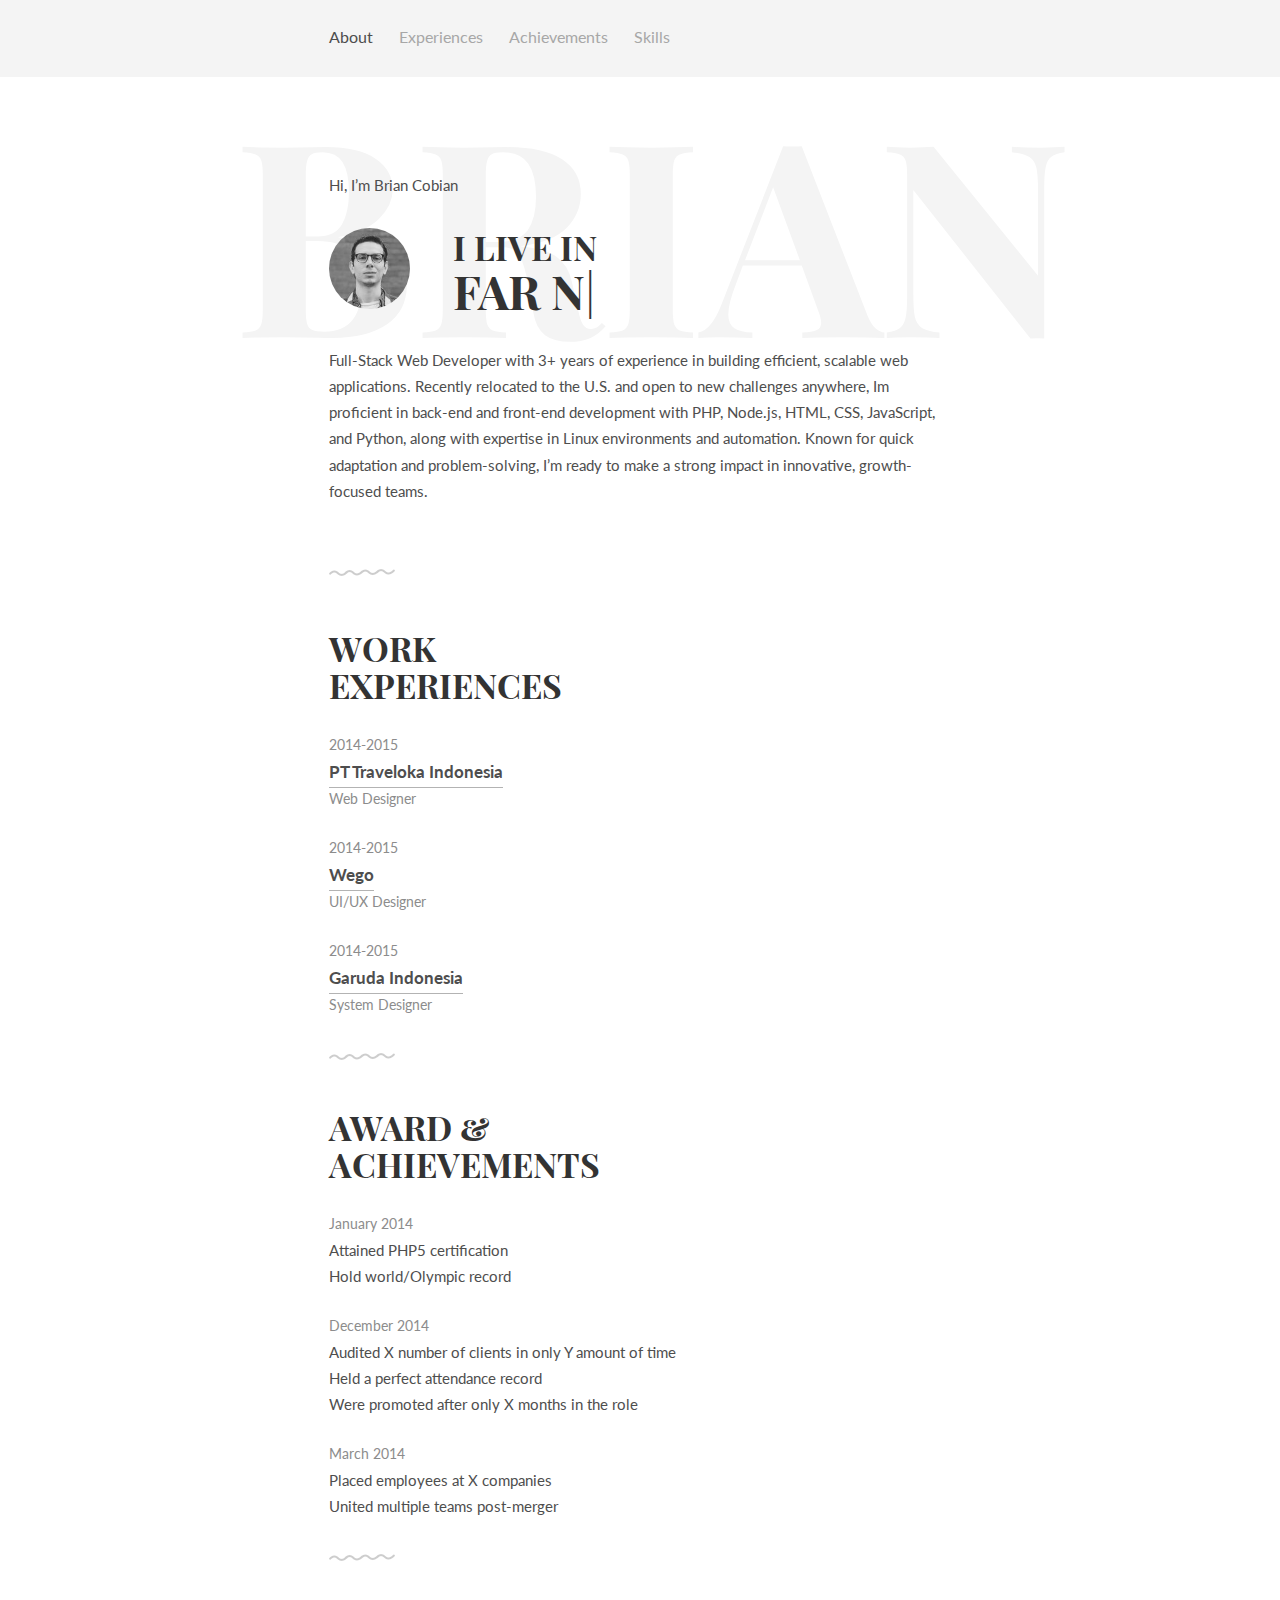
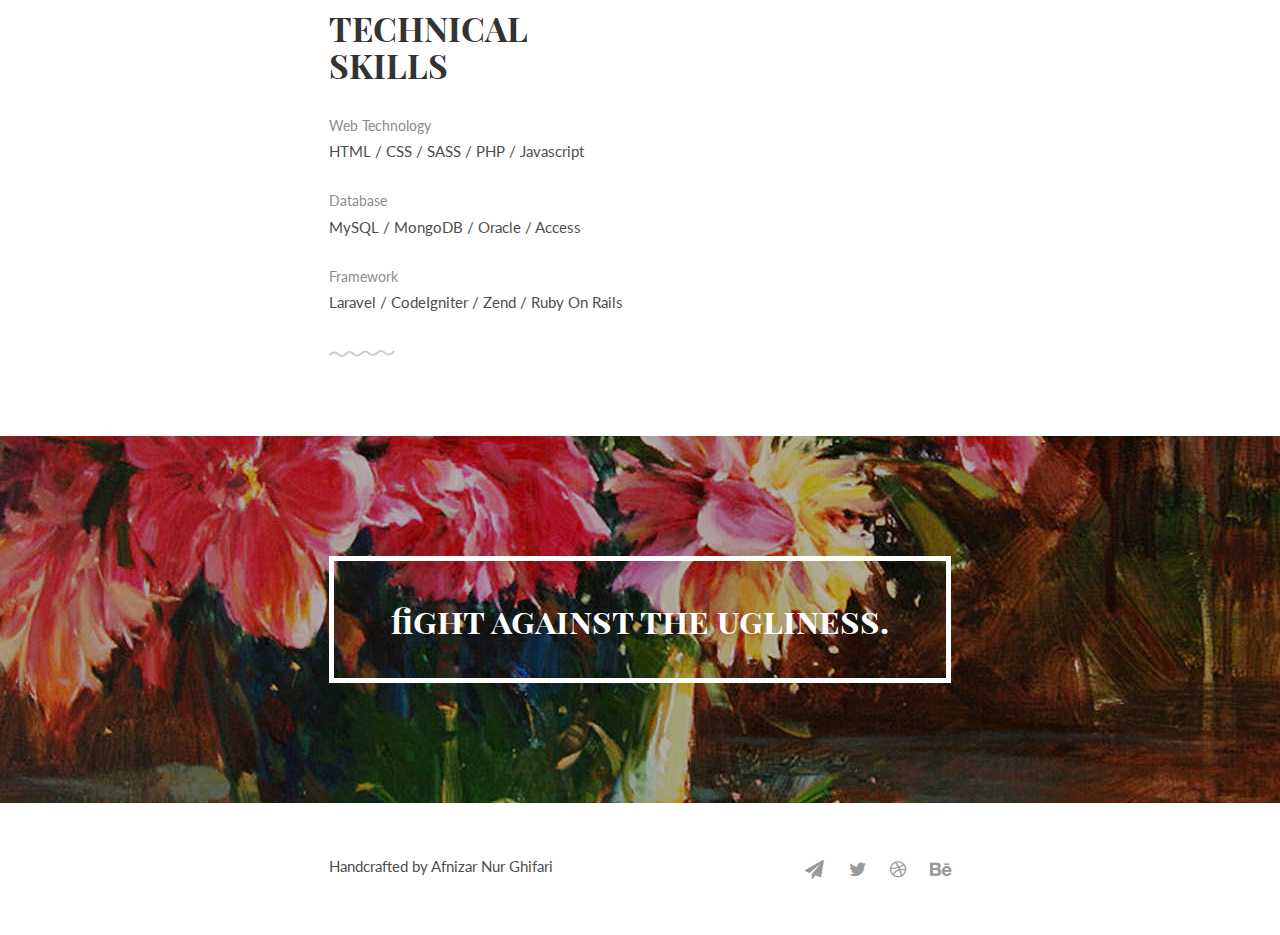
<file: index.html>
<!DOCTYPE html>
<html>
<head>
    <title>Brian Cobian</title>
    <meta charset="utf-8" />
    <meta name="viewport" content="width=device-width, initial-scale=1">
    <meta name="viewport" content="width=device-width, initial-scale=1" />
    <link rel="stylesheet" href="css/kube.min.css" />
    <link rel="stylesheet" href="css/font-awesome.min.css" />
    <link rel="stylesheet" href="css/custom.min.css" />
    <link rel="shortcut icon" href="img/favicon.png" />
	<link href='https://fonts.googleapis.com/css?family=Playfair+Display+SC:700' rel='stylesheet' type='text/css'>
	<link href='https://fonts.googleapis.com/css?family=Lato:400,700' rel='stylesheet' type='text/css'>
	<style>
		.intro h1:before {
			content: 'Brian';
		}
	</style>
</head>
<body>
	<!-- Navigation -->
	<div class="main-nav">
		<div class="container">
			<header class="group top-nav">
				<div class="navigation-toggle" data-tools="navigation-toggle" data-target="#navbar-1">
				    <span class="logo">Brian</span>
				</div>
			    <nav id="navbar-1" class="navbar item-nav">
				    <ul>
				        <li class="active"><a href="#about">About</a></li>
				        <li><a href="#experiences">Experiences</a></li>
				        <li><a href="#achievements">Achievements</a></li>
				        <li><a href="#skills">Skills</a></li>
				    </ul>
				</nav>
			</header>
		</div>
	</div>

	<!-- Introduction -->
	<div class="intro section" id="about">
		<div class="container">
			<p>Hi, I’m Brian Cobian</p>
			<div class="units-row units-split wrap">
				<div class="unit-20">
					<img src="img/ava.jpg" alt="Avatar">
				</div>
				<div class="unit-80">
					<h1>I live in<br><span id="typed"></span></h1>
				</div>
				<p>
                    Full-Stack Web Developer with 3+ years of experience in building efficient, scalable web applications. Recently
                    relocated to the U.S. and open to new challenges anywhere, Im proficient in back-end and front-end development with PHP,
                    Node.js, HTML, CSS, JavaScript, and Python, along with expertise in Linux environments and automation. Known for
                    quick adaptation and problem-solving, I’m ready to make a strong impact in innovative, growth-focused teams.			</div>
		</div>
	</div>

	<!-- Work Experience -->
	<div class="work section second" id="experiences">
		<div class="container">
			<h1>Work<br>Experiences</h1>
			<ul class="work-list">
				<li>2014-2015</li>
				<li><a href="#">PT Traveloka Indonesia</a></li>
				<li>Web Designer</li>
			</ul>
			<ul class="work-list">
				<li>2014-2015</li>
				<li><a href="#">Wego</a></li>
				<li>UI/UX Designer</li>
			</ul>
			<ul class="work-list">
				<li>2014-2015</li>
				<li><a href="#">Garuda Indonesia</a></li>
				<li>System Designer</li>
			</ul>
		</div>
	</div>

	<!-- Award & Achievements -->
	<div class="award section second" id="achievements">
		<div class="container">
			<h1>Award &amp;<br>Achievements</h1>
			<ul class="award-list list-flat">
				<li>January 2014</li>
				<li>Attained PHP5 certification</li>
				<li>Hold world/Olympic record</li>
			</ul>
			<ul class="award-list list-flat">
				<li>December 2014</li>
				<li>Audited X number of clients in only Y amount of time</li>
				<li>Held a perfect attendance record</li>
				<li>Were promoted after only X months in the role</li>
			</ul>
			<ul class="award-list list-flat">
				<li>March 2014</li>
				<li>Placed employees at X companies</li>
				<li>United multiple teams post-merger</li>
			</ul>
		</div>
	</div>

	<!-- Technical Skills -->
	<div class="skills section second" id="skills">
		<div class="container">
			<h1>Technical<br>Skills</h1>
			<ul class="skill-list list-flat">
				<li>Web Technology</li>
				<li>HTML / CSS / SASS / PHP / Javascript</li>
			</ul>
			<ul class="skill-list list-flat">
				<li>Database</li>
				<li>MySQL / MongoDB / Oracle / Access</li>
			</ul>
			<ul class="skill-list list-flat">
				<li>Framework</li>
				<li>Laravel / CodeIgniter / Zend / Ruby On Rails</li>
			</ul>
		</div>
	</div>

	<!-- Quote -->
	<div class="quote">
		<div class="container text-centered">
			<h1>fight against the ugliness.</h1>
		</div>
	</div>

	<footer>
		<div class="container">
			<div class="units-row">
			    <div class="unit-50">
			    	<p>Handcrafted by Afnizar Nur Ghifari</p>
			    </div>
			    <div class="unit-50">
					<ul class="social list-flat right">
						<li><a href="mailto:afnizarhilmi@gmail.com"><i class="fa fa-send"></i></a></li>
						<li><a href="http://twitter.com/afnizarnur"><i class="fa fa-twitter"></i></a></li>
						<li><a href="http://dribbble.com/afnizarnur"><i class="fa fa-dribbble"></i></a></li>
						<li><a href="http://behance.com/afnizarnur"><i class="fa fa-behance"></i></a></li>
					</ul>
			    </div>
			</div>
		</div>
	</footer>

	<!-- Javascript -->
	<script src="js/jquery.min.js"></script>
	<script src="js/typed.min.js"></script>
    <script src="js/kube.min.js"></script>
    <script src="js/site.js"></script>
    <script>
		function newTyped(){}$(function(){$("#typed").typed({
		// Change to edit type effect
		strings: ["far northern sky", "your galaxy", "everywhere"],

		typeSpeed:90,backDelay:700,contentType:"html",loop:!0,resetCallback:function(){newTyped()}}),$(".reset").click(function(){$("#typed").typed("reset")})});
    </script>
</body>
</html>
</file>
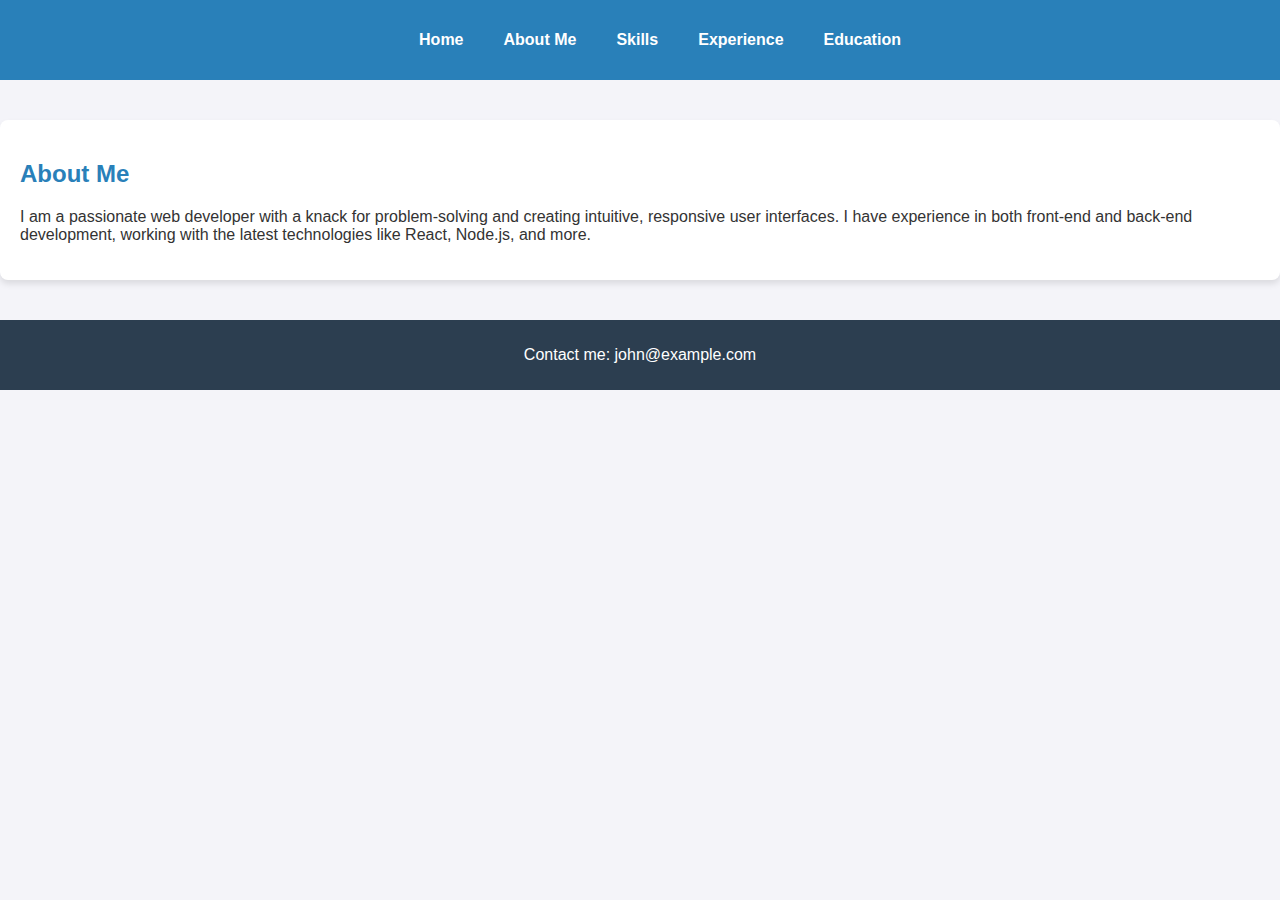
<file: about.html>
<!DOCTYPE html>
<html lang="en">
<head>
    <meta charset="UTF-8">
    <meta name="viewport" content="width=device-width, initial-scale=1.0">
    <title>About Me - John Doe</title>
    <link rel="stylesheet" href="main.css">
</head>
<body>

    <header>
        <nav>
            <ul>
                <li><a href="index.html">Home</a></li>
                <li><a href="about.html">About Me</a></li>
                <li><a href="skills.html">Skills</a></li>
                <li><a href="experience.html">Experience</a></li>
                <li><a href="education.html">Education</a></li>
            </ul>
        </nav>
    </header>

    <section class="about">
        <h2>About Me</h2>
        <p>I am a passionate web developer with a knack for problem-solving and creating intuitive, responsive user interfaces. I have experience in both front-end and back-end development, working with the latest technologies like React, Node.js, and more.</p>
    </section>

    <footer>
        <p>Contact me: <a href="mailto:john@example.com">john@example.com</a></p>
    </footer>

    <script src="main.js"></script>
</body>
</html>
</file>
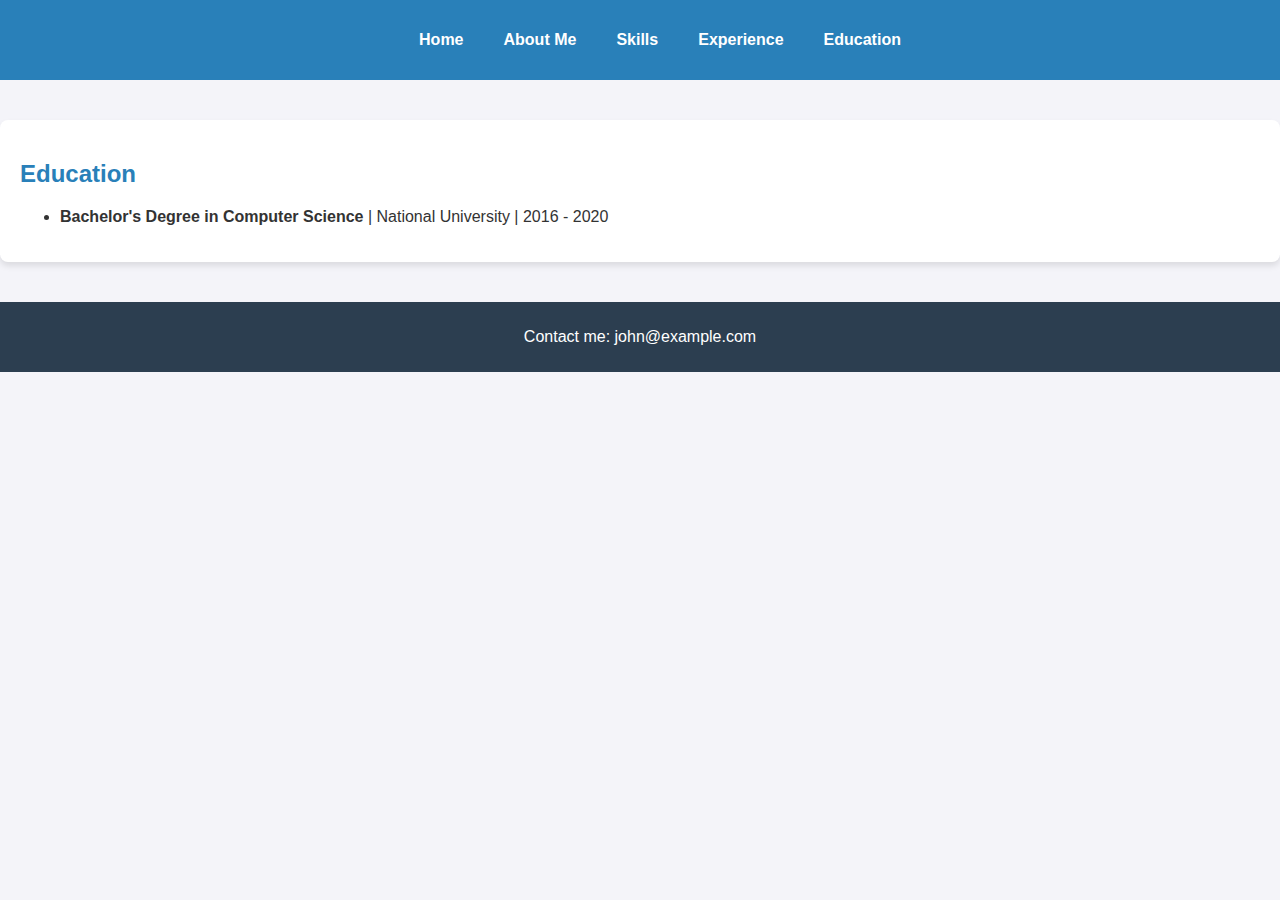
<file: education.html>
<!DOCTYPE html>
<html lang="en">
<head>
    <meta charset="UTF-8">
    <meta name="viewport" content="width=device-width, initial-scale=1.0">
    <title>Education - John Doe</title>
    <link rel="stylesheet" href="main.css">
</head>
<body>

    <header>
        <nav>
            <ul>
                <li><a href="index.html">Home</a></li>
                <li><a href="about.html">About Me</a></li>
                <li><a href="skills.html">Skills</a></li>
                <li><a href="experience.html">Experience</a></li>
                <li><a href="education.html">Education</a></li>
            </ul>
        </nav>
    </header>

    <section class="education">
        <h2>Education</h2>
        <ul>
            <li>
                <strong>Bachelor's Degree in Computer Science</strong> | National University | 2016 - 2020
            </li>
        </ul>
    </section>

    <footer>
        <p>Contact me: <a href="mailto:john@example.com">john@example.com</a></p>
    </footer>

    <script src="main.js"></script>
</body>
</html>
</file>
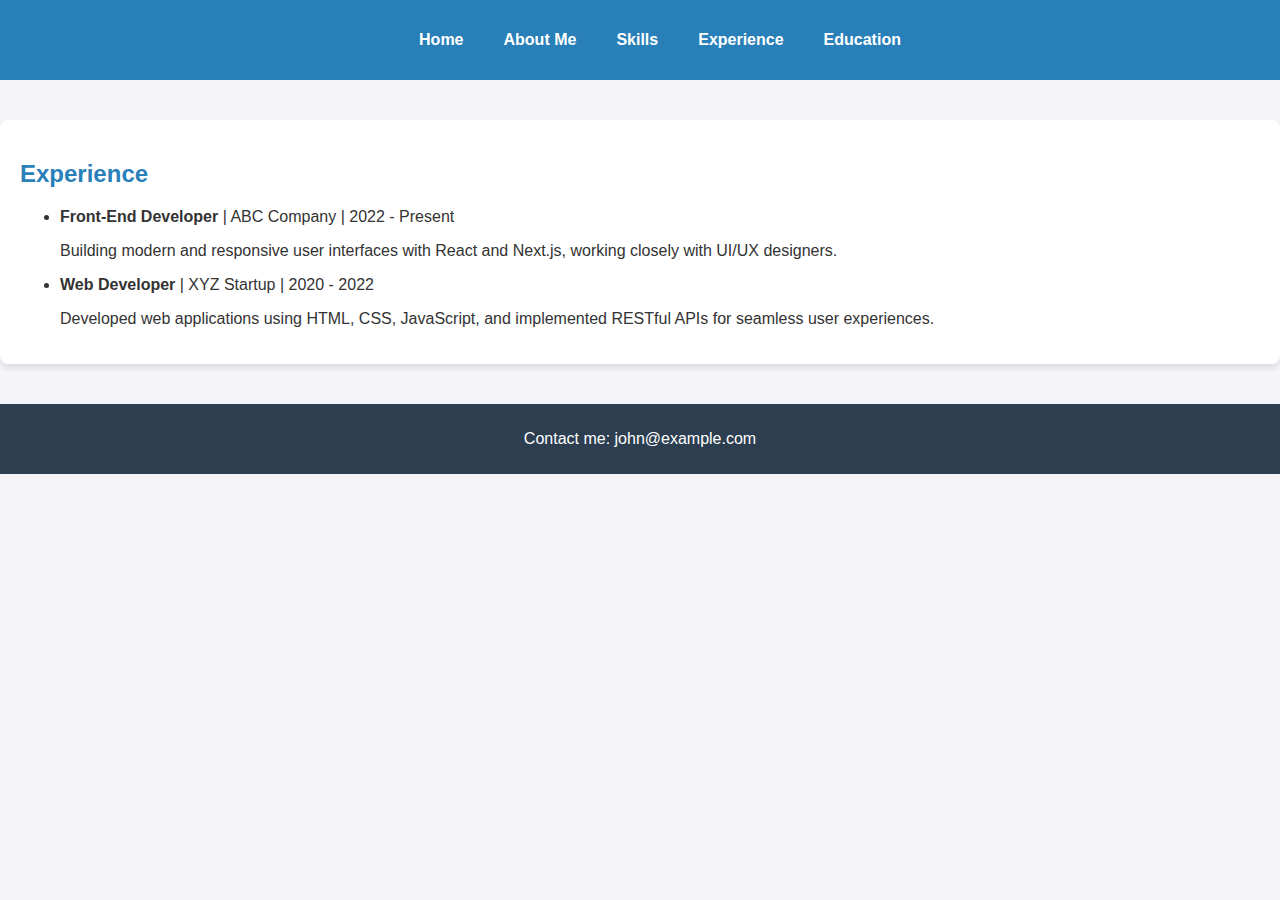
<file: experience.html>
<!DOCTYPE html>
<html lang="en">
<head>
    <meta charset="UTF-8">
    <meta name="viewport" content="width=device-width, initial-scale=1.0">
    <title>Experience - John Doe</title>
    <link rel="stylesheet" href="main.css">
</head>
<body>

    <header>
        <nav>
            <ul>
                <li><a href="index.html">Home</a></li>
                <li><a href="about.html">About Me</a></li>
                <li><a href="skills.html">Skills</a></li>
                <li><a href="experience.html">Experience</a></li>
                <li><a href="education.html">Education</a></li>
            </ul>
        </nav>
    </header>

    <section class="experience">
        <h2>Experience</h2>
        <ul>
            <li>
                <strong>Front-End Developer</strong> | ABC Company | 2022 - Present
                <p>Building modern and responsive user interfaces with React and Next.js, working closely with UI/UX designers.</p>
            </li>
            <li>
                <strong>Web Developer</strong> | XYZ Startup | 2020 - 2022
                <p>Developed web applications using HTML, CSS, JavaScript, and implemented RESTful APIs for seamless user experiences.</p>
            </li>
        </ul>
    </section>

    <footer>
        <p>Contact me: <a href="mailto:john@example.com">john@example.com</a></p>
    </footer>

    <script src="main.js"></script>
</body>
</html>
</file>
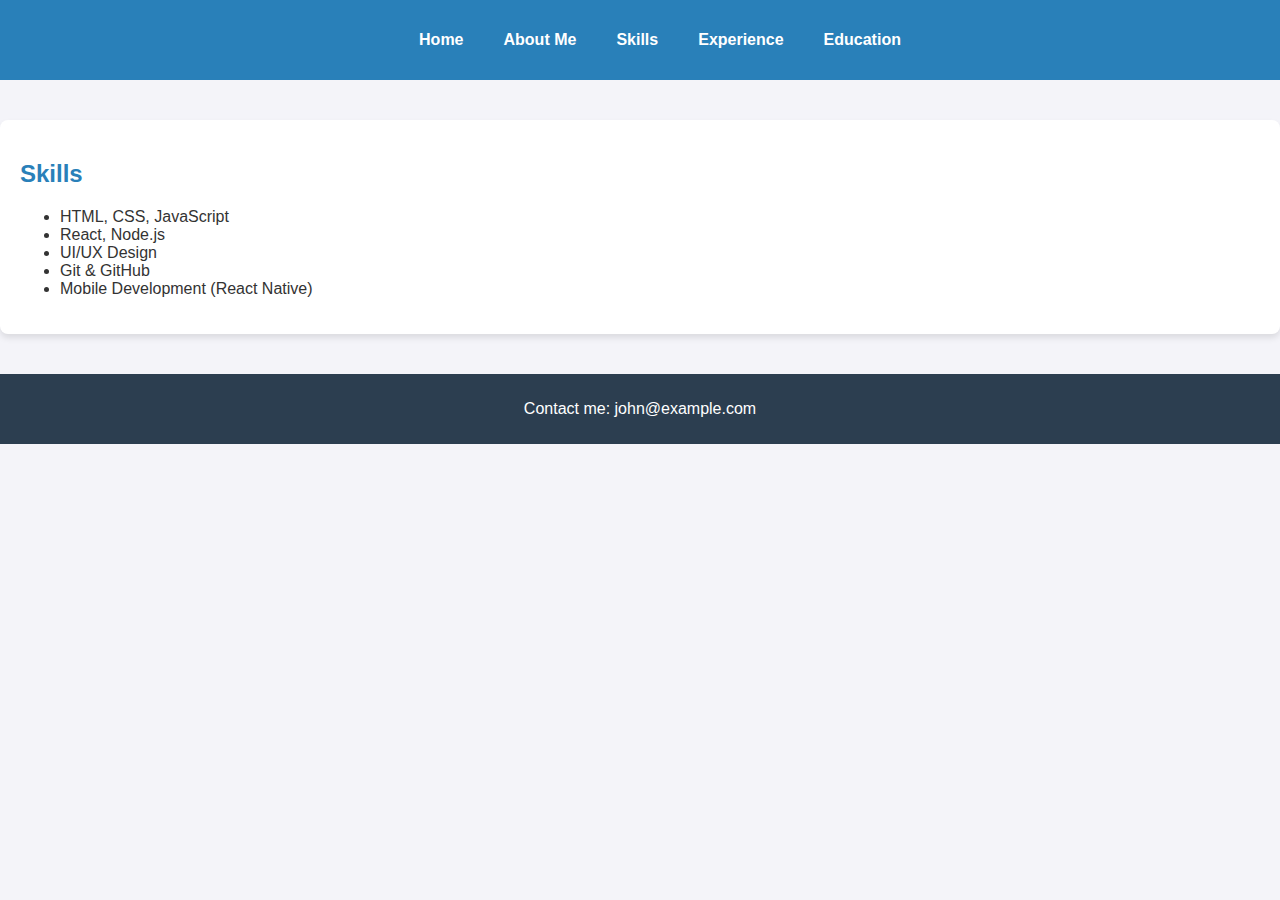
<file: skills.html>
<!DOCTYPE html>
<html lang="en">
<head>
    <meta charset="UTF-8">
    <meta name="viewport" content="width=device-width, initial-scale=1.0">
    <title>Skills - John Doe</title>
    <link rel="stylesheet" href="main.css">
</head>
<body>

    <header>
        <nav>
            <ul>
                <li><a href="index.html">Home</a></li>
                <li><a href="about.html">About Me</a></li>
                <li><a href="skills.html">Skills</a></li>
                <li><a href="experience.html">Experience</a></li>
                <li><a href="education.html">Education</a></li>
            </ul>
        </nav>
    </header>

    <section class="skills">
        <h2>Skills</h2>
        <ul>
            <li>HTML, CSS, JavaScript</li>
            <li>React, Node.js</li>
            <li>UI/UX Design</li>
            <li>Git & GitHub</li>
            <li>Mobile Development (React Native)</li>
        </ul>
    </section>

    <footer>
        <p>Contact me: <a href="mailto:john@example.com">john@example.com</a></p>
    </footer>

    <script src="main.js"></script>
</body>
</html>
</file>
<file: main.css>
body {
    font-family: 'Arial', sans-serif;
    margin: 0;
    padding: 0;
    background-color: #f4f4f9;
    color: #333;
}

header {
    background-color: #2980b9;
    padding: 15px;
}

header nav ul {
    display: flex;
    justify-content: center;
    list-style: none;
}

header nav ul li {
    margin: 0 20px;
}

header nav ul li a {
    color: #fff;
    text-decoration: none;
    font-weight: bold;
    transition: color 0.3s;
}

header nav ul li a:hover {
    color: #f39c12;
}

h1, h2 {
    color: #2980b9;
}

footer {
    background-color: #2c3e50;
    padding: 10px;
    text-align: center;
    color: #fff;
}

footer a {
    color: #fff;
    text-decoration: none;
}

footer a:hover {
    text-decoration: underline;
}

/* Animations */
.intro {
    text-align: center;
    padding: 50px 20px;
    opacity: 0;
    animation: fadeIn 2s forwards;
}

.about, .skills, .experience, .education {
    opacity: 0;
    animation: fadeIn 2s forwards;
    margin: 40px 0;
    padding: 20px;
    border-radius: 8px;
    background-color: #fff;
    box-shadow: 0 4px 6px rgba(0, 0, 0, 0.1);
    transition: opacity 1s ease-in-out;
}

@keyframes fadeIn {
    0% {
        opacity: 0;
    }
    100% {
        opacity: 1;
    }
}
</file>
<file: css/kube.min.css>
*,*:before,*:after{-webkit-box-sizing:border-box;-moz-box-sizing:border-box;box-sizing:border-box}html{font-family:sans-serif;-ms-text-size-adjust:100%;-webkit-text-size-adjust:100%}html,body,div,span,object,iframe,p,blockquote,pre,a,abbr,acronym,address,big,cite,code,del,dfn,em,img,ins,kbd,q,s,samp,small,strike,strong,sub,sup,tt,var,b,u,i,center,dl,dt,dd,ol,ul,li,fieldset,form,label,legend,table,caption,tbody,tfoot,thead,tr,th,td,article,aside,canvas,details,embed,figure,figcaption,footer,header,hgroup,menu,nav,output,ruby,section,summary,time,mark,audio,video,h1,h2,h3,h4,h5,h6{margin:0;padding:0;border:0;outline:0;font-size:100%;vertical-align:baseline;background:transparent}a:active,a:hover{outline:0}article,aside,details,figcaption,figure,footer,header,hgroup,main,nav,section,embed,object,iframe,audio,video,canvas,progress,meter,output,textarea{display:block}audio:not([controls]){display:none;height:0}blockquote,q{quotes:none}blockquote p:before,blockquote p:after,q:before,q:after{content:'';content:none}table{border-collapse:collapse;border-spacing:0}caption,th,td{text-align:left;vertical-align:top}thead th,thead td{font-weight:bold;vertical-align:bottom}a img,th img,td img{vertical-align:top}button,input,select,textarea{margin:0}textarea{overflow:auto;vertical-align:top;resize:vertical}button{width:auto;overflow:visible}input[type="reset"],input[type="submit"],input[type="file"],input[type="radio"],input[type="checkbox"],select,button{cursor:pointer}input[type="radio"],input[type="checkbox"]{font-size:110%;position:relative;top:-1px;margin-right:3px}input[type="search"]{-webkit-appearance:textfield}input[type="search"]::-webkit-search-decoration,input[type="search"]::-webkit-search-cancel-button{-webkit-appearance:none}hr{display:block;height:1px;border:0;border-top:1px solid #ddd}img,video,audio,embed,object{max-width:100%}img,video,embed,object{height:auto}embed,object{height:100%}img{vertical-align:middle;-ms-interpolation-mode:bicubic}body{font-family:"Helvetica Neue",Helvetica,Tahoma,sans-serif;font-size:.9375em;line-height:1.65em;background:#fff;color:#222}a{color:#134da5}a:focus,a:hover{color:#de2c3b}h1,h2,h3,h4,h5,h6,.h1,.h2,.h3,.h4,.h5,.h6{font-family:"Helvetica Neue",Helvetica,Tahoma,sans-serif;font-weight:bold;color:#000;text-rendering:optimizeLegibility;margin:0 0 .5em 0}h1,.h1,h2,.h2{line-height:1.1}h3,.h3,h4,.h4{line-height:1.3}h1,.h1{font-size:2.25em}h2,.h2{font-size:1.5em;margin-bottom:.7em}h3,.h3{font-size:1.3125em}h4,.h4{font-size:1.125em}h5,.h5{font-size:1em}h6,.h6{font-size:.75em;text-transform:uppercase}.lead{font-size:1.3125em;line-height:1.5;margin-bottom:1.0999999999999999em}p,ul,ol,dl,dd,dt,blockquote,td,th{line-height:1.65em}ul,ol,ul ul,ol ol,ul ol,ol ul{margin:0 0 0 3.3em}ul li,ol li{text-align:left}ol ol li{list-style-type:lower-alpha}ol ol ol li{list-style-type:lower-roman}p,ul,ol,dl,blockquote,hr,pre,table,form,fieldset,figure,address{margin-bottom:1.65em}blockquote{position:relative;font-style:italic;font-size:1.125em;margin-left:2.4749999999999996em;padding-left:1.65em;border-left:2px solid #ddd}blockquote p{margin-bottom:.5em}blockquote small,cite{color:rgba(0,0,0,0.4);font-style:italic}small,blockquote cite{font-size:12.75px;line-height:1}address{font-style:normal}dl dt{font-weight:bold}dd{margin-left:1.65em}s,del{text-decoration:line-through}abbr[title],dfn[title]{border-bottom:1px dotted #0f0f0f;cursor:help}strong,b{font-weight:bold}em,i{font-style:italic}sub,sup{font-size:11.25px;line-height:0;position:relative}sup{top:-0.5em}sub{bottom:-0.25em}figcaption{margin:.3em 0;font-size:12.75px;font-style:italic}ins,u{text-decoration:underline}mark{background-color:#ffc800;color:#0f0f0f;text-decoration:none}pre,code,kbd,samp,var,output{font-size:90%;font-style:normal;font-family:Menlo,Monaco,Consolas,"Courier New",monospace}pre{margin-top:1.65em;font-size:100%;line-height:1.5;color:#222;overflow:auto}code,samp,kbd{padding:3px 6px 2px 6px;display:inline-block;line-height:1;border-radius:2px}code{background:#f4f4f4;border:1px solid #d4d4d4}pre code{font-size:100%;border:0;padding:0;background:0;line-height:1.65em}var{color:rgba(0,0,0,0.5)}samp{background:#d3e3fb;border:1px solid #b2cef8}kbd{background:#0f0f0f;color:rgba(255,255,255,0.85);white-space:nowrap}button:active,button:focus{outline:0}textarea,select{font-family:"Helvetica Neue",Helvetica,Tahoma,sans-serif;font-size:1em;box-shadow:none}textarea,select[multiple],select[multiple="multiple"]{padding:.3em .35em;line-height:1.35em;width:100%}input[type="text"],input[type="password"],input[type="email"],input[type="url"],input[type="phone"],input[type="tel"],input[type="number"],input[type="datetime"],input[type="date"],input[type="month"],input[type="color"],input[type="time"],input[type="search"],input[type="datetime-local"]{font-family:"Helvetica Neue",Helvetica,Tahoma,sans-serif;font-size:1em;box-shadow:none;padding:.3em .35em;line-height:1.65em;border-radius:0;outline:0}select[multiple],select[multiple="multiple"],textarea,input[type="text"],input[type="password"],input[type="email"],input[type="url"],input[type="phone"],input[type="tel"],input[type="number"],input[type="datetime"],input[type="date"],input[type="month"],input[type="color"],input[type="time"],input[type="search"],input[type="datetime-local"]{background:#fff;border:1px solid #ccc;position:relative;z-index:2;-webkit-appearance:none}textarea[disabled],input[type="text"][disabled],input[type="password"][disabled],input[type="email"][disabled],input[type="url"][disabled],input[type="phone"][disabled],input[type="tel"][disabled],input[type="number"][disabled],input[type="datetime"][disabled],input[type="date"][disabled],input[type="month"][disabled],input[type="color"][disabled],input[type="time"][disabled],input[type="search"][disabled],input[type="datetime-local"][disabled]{resize:none;color:rgba(0,0,0,0.5)}select[disabled],input[type="checkbox"][disabled],input[type="radio"][disabled]{cursor:default}input::-moz-focus-inner,button::-moz-focus-inner{border:0;padding:0}input[type="range"]{position:relative;top:3px}select{margin-bottom:0!important}fieldset{padding:1.65em;margin-bottom:1.65em;border:1px solid #ccc}fieldset *:last-child{margin-bottom:0!important}legend{font-weight:bold;padding:0 1em;margin-left:-1em}table{max-width:100%;width:100%;empty-cells:show}table caption{text-transform:uppercase;padding:0 1.0999999999999999em;color:rgba(0,0,0,0.4);font-size:12.75px}table th,table td{border-bottom:1px solid #eee;padding:.825em 1.0999999999999999em}table tfoot th,table tfoot td{color:rgba(0,0,0,0.4)}.units-container:after,.units-row:after{content:"";display:table;clear:both}.units-container:after,.units-row:after{content:"";display:table;clear:both}.units-container{padding-top:1px;margin-top:-1px}.units-row{margin-bottom:1.65em}.width-100,.unit-100{width:100%}.width-90,.unit-90{width:90%}.width-80,.unit-80{width:80%}.width-75,.unit-75{width:75%}.width-70,.unit-70{width:70%}.width-66,.unit-66{width:66.6%}.width-65,.unit-65{width:65%}.width-60,.unit-60{width:60%}.width-50,.unit-50{width:50%}.width-40,.unit-40{width:40%}.width-35,.unit-35{width:35%}.width-33,.unit-33{width:33.3%}.width-30,.unit-30{width:30%}.width-25,.unit-25{width:25%}.width-20,.unit-20{width:20%}.width-10,.unit-10{width:10%}.units-row .unit-90,.units-row .unit-80,.units-row .unit-75,.units-row .unit-70,.units-row .unit-66,.units-row .unit-65,.units-row .unit-60,.units-row .unit-50,.units-row .unit-40,.units-row .unit-35,.units-row .unit-33,.units-row .unit-30,.units-row .unit-25,.units-row .unit-20,.units-row .unit-10{float:left;margin-left:3%}.units-row .unit-90:first-child,.units-row .unit-80:first-child,.units-row .unit-75:first-child,.units-row .unit-70:first-child,.units-row .unit-66:first-child,.units-row .unit-65:first-child,.units-row .unit-60:first-child,.units-row .unit-50:first-child,.units-row .unit-40:first-child,.units-row .unit-35:first-child,.units-row .unit-33:first-child,.units-row .unit-30:first-child,.units-row .unit-25:first-child,.units-row .unit-20:first-child,.units-row .unit-10:first-child{margin-left:0}.units-row .unit-90{width:89.7%}.units-row .unit-80{width:79.4%}.units-row .unit-75{width:74.25%}.units-row .unit-70{width:69.1%}.units-row .unit-66{width:65.66666666666666%}.units-row .unit-65{width:65.66666666666666%}.units-row .unit-60{width:58.800000000000004%}.units-row .unit-50{width:48.5%}.units-row .unit-40{width:38.2%}.units-row .unit-35{width:31.333333333333332%}.units-row .unit-33{width:31.333333333333332%}.units-row .unit-30{width:27.9%}.units-row .unit-25{width:22.75%}.units-row .unit-20{width:17.6%}.units-row .unit-10{width:7.3%}.unit-push-90,.unit-push-80,.unit-push-75,.unit-push-70,.unit-push-66,.unit-push-65,.unit-push-60,.unit-push-50,.unit-push-40,.unit-push-35,.unit-push-33,.unit-push-30,.unit-push-25,.unit-push-20,.unit-push-10{position:relative}.unit-push-90{left:92.7%}.unit-push-80{left:82.4%}.unit-push-75{left:77.25%}.unit-push-70{left:72.1%}.unit-push-66{left:68.66666666666666%}.unit-push-65{left:68.66666666666666%}.unit-push-60{left:61.800000000000004%}.unit-push-50{left:51.5%}.unit-push-40{left:41.2%}.unit-push-35{left:34.33333333333333%}.unit-push-33{left:34.33333333333333%}.unit-push-30{left:30.9%}.unit-push-25{left:25.75%}.unit-push-20{left:20.6%}.unit-push-10{left:10.3%}.units-row .unit-push-right{float:right}.units-row .unit-role-right{margin-left:3%;float:right}.units-row .unit-role-left{margin-left:0}.centered,.unit-centered{float:none!important;margin:0 auto!important}.unit-padding{padding:1.65em}.units-padding .unit-100,.units-padding .unit-90,.units-padding .unit-80,.units-padding .unit-75,.units-padding .unit-70,.units-padding .unit-66,.units-padding .unit-65,.units-padding .unit-60,.units-padding .unit-50,.units-padding .unit-40,.units-padding .unit-35,.units-padding .unit-33,.units-padding .unit-30,.units-padding .unit-25,.units-padding .unit-20,.units-padding .unit-10{padding:1.65em}.units-split .unit-90,.units-split .unit-80,.units-split .unit-75,.units-split .unit-70,.units-split .unit-66,.units-split .unit-65,.units-split .unit-60,.units-split .unit-50,.units-split .unit-40,.units-split .unit-35,.units-split .unit-33,.units-split .unit-30,.units-split .unit-25,.units-split .unit-20,.units-split .unit-10{margin-left:0}.units-split .unit-90{width:90%}.units-split .unit-80{width:80%}.units-split .unit-75{width:75%}.units-split .unit-70{width:70%}.units-split .unit-66{width:66.6%}.units-split .unit-65{width:65%}.units-split .unit-60{width:60%}.units-split .unit-50{width:50%}.units-split .unit-40{width:40%}.units-split .unit-35{width:35%}.units-split .unit-33{width:33.3%}.units-split .unit-30{width:30%}.units-split .unit-25{width:25%}.units-split .unit-20{width:20%}.units-split .unit-10{width:10%}.blocks-2,.blocks-3,.blocks-4,.blocks-5,.blocks-6{padding-left:0;list-style:none;margin-left:-3%}.blocks-2:after,.blocks-3:after,.blocks-4:after,.blocks-5:after,.blocks-6:after{content:"";display:table;clear:both}.blocks-2:after,.blocks-3:after,.blocks-4:after,.blocks-5:after,.blocks-6:after{content:"";display:table;clear:both}.blocks-2>li,.blocks-3>li,.blocks-4>li,.blocks-5>li,.blocks-6>li{height:auto;float:left;margin-bottom:1.65em;margin-left:3%}.blocks-2>li ul,.blocks-3>li ul,.blocks-4>li ul,.blocks-5>li ul,.blocks-6>li ul{list-style-type:disc}.blocks-2>li ul ul,.blocks-3>li ul ul,.blocks-4>li ul ul,.blocks-5>li ul ul,.blocks-6>li ul ul{list-style-type:circle}.blocks-2>li li,.blocks-3>li li,.blocks-4>li li,.blocks-5>li li,.blocks-6>li li{float:none;margin:0}.blocks-2>li{width:47%}.blocks-3>li{width:30.333333333333332%}.blocks-4>li{width:22%}.blocks-5>li{width:17%}.blocks-6>li{width:13.666666666666666%}.block-first{clear:both}table.table-bordered td,table.table-bordered th{border:1px solid #eee}table.table-simple td,table.table-simple th,table.table-simple caption{border:0;padding-left:0}table.table-flat td,table.table-flat th,table.table-flat caption{border:0;padding:0}table.table-stroked td,table.table-stroked th{border-bottom:1px solid #eee}table.table-stripped tbody tr:nth-child(odd) td{background:#f8f8f8}table.table-hovered tbody tr:hover td{background-color:#f4f4f4}.table-container{width:100%;overflow:auto;margin-bottom:1.65em}.table-container table{margin-bottom:0}.table-container::-webkit-scrollbar{-webkit-appearance:none;width:14px;height:14px}.table-container::-webkit-scrollbar-thumb{border-radius:8px;border:3px solid #fff;background-color:rgba(0,0,0,0.3)}.forms .btn,.forms input[type="submit"].btn,.forms button,.forms input[type="submit"],.forms input[type="reset"]{padding:.3625em 1.3em}.forms .btn-outline{padding:.3em 1.3em}.forms .btn-outline.bold{padding:.2375em 1.3em}.forms label{display:block;margin-bottom:1.0999999999999999em}.forms input[type="text"],.forms input[type="password"],.forms input[type="email"],.forms input[type="url"],.forms input[type="phone"],.forms input[type="tel"],.forms input[type="number"],.forms input[type="datetime"],.forms input[type="date"],.forms input[type="month"],.forms input[type="color"],.forms input[type="time"],.forms input[type="search"],.forms input[type="range"],.forms input[type="file"],.forms input[type="datetime-local"],.forms textarea,.forms select{display:block}.forms-inline input[type="text"],.forms-inline-list input[type="text"],.forms-inline input[type="password"],.forms-inline-list input[type="password"],.forms-inline input[type="email"],.forms-inline-list input[type="email"],.forms-inline input[type="url"],.forms-inline-list input[type="url"],.forms-inline input[type="phone"],.forms-inline-list input[type="phone"],.forms-inline input[type="tel"],.forms-inline-list input[type="tel"],.forms-inline input[type="number"],.forms-inline-list input[type="number"],.forms-inline input[type="datetime"],.forms-inline-list input[type="datetime"],.forms-inline input[type="date"],.forms-inline-list input[type="date"],.forms-inline input[type="month"],.forms-inline-list input[type="month"],.forms-inline input[type="color"],.forms-inline-list input[type="color"],.forms-inline input[type="time"],.forms-inline-list input[type="time"],.forms-inline input[type="search"],.forms-inline-list input[type="search"],.forms-inline input[type="range"],.forms-inline-list input[type="range"],.forms-inline input[type="file"],.forms-inline-list input[type="file"],.forms-inline input[type="datetime-local"],.forms-inline-list input[type="datetime-local"],.forms-inline textarea,.forms-inline-list textarea,.forms-inline select,.forms-inline-list select{display:inline-block}.forms-list,.forms-inline,.forms-inline-list{margin:0;padding:0;margin-bottom:1.0999999999999999em;list-style:none}.forms-list label,.forms-inline label,.forms-inline-list li,.forms-inline-list li label{display:inline-block;margin-bottom:0}.forms-inline-list li label{margin-right:.825em}.forms-inline-list li{margin-bottom:3px}.forms-list li{margin-bottom:6px}.forms-desc{margin-top:4px;color:rgba(0,0,0,0.4);font-size:12.75px;line-height:1.4em}input[type="text"],input[type="password"],input[type="email"],input[type="url"],input[type="phone"],input[type="tel"],input[type="number"],input[type="datetime"],input[type="date"],input[type="month"],input[type="color"],input[type="time"],input[type="search"],input[type="datetime-local"],textarea{-moz-transition:border ease .5s;transition:border ease .5s}.error,.success{font-weight:normal;font-size:12.75px}input.input-error,textarea.input-error,select.input-error,.input-error{border-color:#de2c3b;box-shadow:0 0 0 2px rgba(222,44,59,0.3),0 1px 2px rgba(0,0,0,0.2) inset}input.input-success,textarea.input-success,select.input-success,.input-success{border-color:#2c9f42;box-shadow:0 0 0 2px rgba(44,159,66,0.3),0 1px 2px rgba(0,0,0,0.2) inset}input.input-gray,textarea.input-gray,select.input-gray,.input-gray{border-color:#b3b6b7;box-shadow:0 0 0 2px rgba(179,182,183,0.4),0 1px 2px rgba(0,0,0,0.2) inset}input[type="text"]:focus,input[type="password"]:focus,input[type="email"]:focus,input[type="url"]:focus,input[type="phone"]:focus,input[type="tel"]:focus,input[type="number"]:focus,input[type="datetime"]:focus,input[type="date"]:focus,input[type="month"]:focus,input[type="color"]:focus,input[type="time"]:focus,input[type="search"]:focus,input[type="datetime-local"]:focus,textarea:focus{outline:0;border-color:#2575ed;box-shadow:0 0 0 2px rgba(37,117,237,0.3),0 1px 2px rgba(0,0,0,0.2) inset}input.input-search,input[type="search"]{padding-right:.5em;padding-left:.5em;margin-bottom:0;border-radius:15px}input.input-on-black{border:1px solid rgba(255,255,255,0.1);background:rgba(255,255,255,0.35)}input.input-on-black::-webkit-input-placeholder{color:rgba(255,255,255,0.6)}input.input-on-black::-moz-placeholder{color:rgba(255,255,255,0.6)}input.input-on-black:focus,input.input-on-black.active{border:1px solid #fff;background:#fff;box-shadow:none}input.input-on-black:focus::-webkit-input-placeholder,input.input-on-black.active::-webkit-input-placeholder{color:#aaa}input.input-on-black:focus::-moz-placeholder,input.input-on-black.active::-moz-placeholder{color:#aaa}input.input-big{font-size:18px}input.input-small{font-size:12.75px}input.input-smaller{font-size:11.25px}.input-groups{display:table!important}.input-groups input{width:100%}.input-groups input,.input-groups .input-append,.input-groups .input-prepend,.input-groups .btn-append{display:table-cell!important}.input-groups .btn-append,.input-groups .input-append,.input-groups .input-prepend{width:1%;vertical-align:middle}.input-groups .input-append,.input-groups .input-prepend{background-color:#f4f4f4;border:1px solid #d4d4d4;margin:0;padding:.45em .75em .15em .75em;color:rgba(0,0,0,0.6);line-height:1.65em;font-size:12.75px;white-space:nowrap}.input-groups .input-prepend{border-right:0}.input-groups .input-append{position:relative;z-index:1;border-left:none}.input-groups .btn-append .btn{display:block;height:auto;border-radius:0 2px 2px 0}.navbar{font-size:105%;margin-bottom:1.65em}.navbar:after{content:"";display:table;clear:both}.navbar:after{content:"";display:table;clear:both}.navbar.navbar-left{float:left}.navbar.navbar-right{float:right}.navbar ul{list-style:none;margin:0}.navbar ul:after{content:"";display:table;clear:both}.navbar ul:after{content:"";display:table;clear:both}.navbar li{float:left;margin-right:1.65em}.navbar.navbar-right li{margin-right:0;margin-left:1.65em}.navbar a,.navbar span{display:block;text-decoration:none}.navbar a:hover{color:#de2c3b;text-decoration:underline}.navbar li.active a,.navbar span{text-decoration:none;cursor:text;color:rgba(0,0,0,0.4)}.navigation-toggle{display:none;text-transform:uppercase;position:relative;color:#0f0f0f;background-color:#fff}.navigation-toggle:after{position:absolute;z-index:1;top:50%;margin-top:-12px;left:10px;content:"\2630";font-size:24px;line-height:1}.navigation-toggle.navigation-toggle-black{background-color:#0f0f0f;color:#fff}.navigation-toggle.navigation-toggle-show{margin-bottom:1.65em}.navigation-toggle span{position:relative;z-index:2;cursor:pointer;display:block;padding:10px 20px 10px 40px}.navigation-fixed{position:fixed;top:0;left:0;z-index:101}.navbar-pills a,.navbar-pills span{padding:.825em 1.65em}.navbar-pills a:hover{color:#0f0f0f;background:#eee}.navbar-pills li.active a,.navbar-pills span{text-decoration:none;cursor:text;color:rgba(0,0,0,0.4);background:#eee}.navbar-pills li{margin-right:1px}.navbar-pills.navbar-right li{margin-left:1px}.fullwidth ul{width:100%}.fullwidth li{float:none!important;margin:0;display:table-cell;width:1%;text-align:center}.fullwidth li a,.fullwidth li span{display:block}.nav{margin-bottom:1.65em}.nav ul{list-style:none;margin:0}.nav ul li ul{margin-left:2em;font-size:.95em}.nav a,.nav span{display:block;padding:.5em 0}.nav a{color:#0f0f0f;text-decoration:none}.nav a:hover{color:#de2c3b;text-decoration:underline}.nav li.active a,.nav span{text-decoration:none;cursor:text;color:rgba(0,0,0,0.4)}.nav i.fa{width:1.65em}.nav-stacked li{margin-bottom:1px}.nav-stacked a,.nav-stacked span{padding:.6em .7em}.nav-stacked a{background:#f6f6f6}.nav-stacked a:hover{color:#000;background:#eee}.nav-stacked li.active a,.nav-stacked span{background:#fff;text-decoration:none;cursor:text;color:rgba(0,0,0,0.3)}.nav-stats li{position:relative}.nav-stats a,.nav-stats span{padding-right:50px}.nav-stats sup,.nav-stats .badge{position:absolute;top:50%;right:0}.nav-stats sup{color:rgba(0,0,0,0.4)}.nav-stats .badge{margin-top:-8px}.nav-tabs{border-bottom:1px solid #e3e3e3;margin-bottom:1.65em}.nav-tabs:after{content:"";display:table;clear:both}.nav-tabs:after{content:"";display:table;clear:both}.nav-tabs ul{list-style:none;margin:0}.nav-tabs li{float:left;margin-right:2px}.nav-tabs a,.nav-tabs span{display:block;line-height:1;padding:.825em 1.65em;border:1px solid transparent}.nav-tabs a{color:rgba(0,0,0,0.5);text-decoration:none}.nav-tabs a:focus,.nav-tabs a:hover{color:#0f0f0f;text-decoration:underline;background-color:#eee}.nav-tabs li.active a,.nav-tabs span{color:#0f0f0f;background:#fff;position:relative;border:1px solid #ddd;border-bottom:1px solid #fff;bottom:-1px;cursor:default;text-decoration:none}.breadcrumbs{margin-bottom:1.65em}.breadcrumbs:after{content:"";display:table;clear:both}.breadcrumbs:after{content:"";display:table;clear:both}.breadcrumbs ul{font-size:.9em;color:rgba(0,0,0,0.4);list-style:none;margin:0}.breadcrumbs ul:after{content:"";display:table;clear:both}.breadcrumbs ul:after{content:"";display:table;clear:both}.breadcrumbs li{float:left;margin-right:5px}.breadcrumbs li+li:before{content:" > ";color:#aaa;font-size:12px;margin:0 7px 0 5px;position:relative;top:-1px}.breadcrumbs.breadcrumbs-path li+li:before{content:" / ";top:0}.breadcrumbs a{color:#0f0f0f;text-decoration:none}.breadcrumbs a:hover{color:#0f0f0f;text-decoration:underline}.breadcrumbs li.active a,.breadcrumbs span,.breadcrumbs li.active a:hover{text-decoration:none;cursor:text;color:rgba(0,0,0,0.4)}.pagination{position:relative;left:-9px;margin-left:0;list-style:none}.pagination:after{content:"";display:table;clear:both}.pagination:after{content:"";display:table;clear:both}.pagination li{float:left;margin-right:2px}.pagination a,.pagination span{display:block;padding:7px 9px;line-height:1;border-radius:2px;color:#0f0f0f;text-decoration:none}.pagination span,.pagination li.active a,.pagination li.active a:hover{color:#fff;background-color:#0f0f0f;cursor:text}.pagination a:focus,.pagination a:hover{text-decoration:none;background-color:#0f0f0f;color:#fff}.btn,input[type="submit"].btn{display:inline-block;vertical-align:top;font-family:"Helvetica Neue",Helvetica,Tahoma,sans-serif;font-size:1em;font-weight:400;line-height:1.65em;text-align:center;text-decoration:none;color:#222;-webkit-appearance:none;outline:0;margin:0;border:0;border-radius:2px;box-shadow:none;cursor:pointer;background:#e0e3e5;padding:.55em 2.5em}.btn:hover,input[type="submit"].btn:hover{color:rgba(0,0,0,0.5);background:#b3b6b7}.btn::-moz-focus-inner{border:0;padding:0}.btn-big,input[type="submit"].btn-big{font-size:18px}.btn-small,input[type="submit"].btn-small{font-size:12.75px}.btn-smaller,input[type="submit"].btn-smaller{font-size:11.25px;vertical-align:baseline}.btn-round{border-radius:15px}.btn-outline,input[type="submit"].btn-outline{background:0;padding:.48750000000000004em 2.5em;border:1px solid #0f0f0f}.btn-outline:hover,input[type="submit"].btn-outline:hover{border-color:#b3b6b7}.btn-outline.btn-active{padding:.55em 2.5em}.btn-outline.bold{border-width:2px;padding:.42500000000000004em 2.5em}.btn-active,.btn[disabled],.btn-disabled{background:0;background:#b3b6b7;color:rgba(0,0,0,0.5)}.btn-active:hover,.btn[disabled]:hover,.btn-disabled:hover{color:rgba(0,0,0,0.5);background:#b3b6b7}.btn-active{box-shadow:0 1px 3px rgba(0,0,0,0.4) inset}.btn-outline.btn[disabled],.btn-outline.btn-disabled{background:0;box-shadow:none;color:rgba(0,0,0,0.3);border:1px solid rgba(0,0,0,0.1)}.btn-outline.btn-active{background:0;color:rgba(0,0,0,0.4);border:0;box-shadow:0 1px 3px rgba(0,0,0,0.2) inset}.btn[disabled],.btn-disabled{cursor:default;box-shadow:none}.btn-blue,input[type="submit"].btn-blue{color:rgba(255,255,255,0.9);background:#2575ed}.btn-blue:hover,input[type="submit"].btn-blue:hover{color:rgba(255,255,255,0.6);background:#1a52a5}.btn-blue.btn-active,input[type="submit"].btn-blue.btn-active{box-shadow:0 1px 4px rgba(0,0,0,0.5) inset}.btn-blue.btn-active,input[type="submit"].btn-blue.btn-active,.btn-blue.btn-disabled,input[type="submit"].btn-blue.btn-disabled,.btn-blue.btn[disabled],input[type="submit"].btn-blue.btn[disabled]{color:rgba(255,255,255,0.5);background:#1a52a5}.btn-blue.btn-active:hover,input[type="submit"].btn-blue.btn-active:hover,.btn-blue.btn-disabled:hover,input[type="submit"].btn-blue.btn-disabled:hover,.btn-blue.btn[disabled]:hover,input[type="submit"].btn-blue.btn[disabled]:hover{color:rgba(255,255,255,0.5)}.btn-blue.btn-outline,input[type="submit"].btn-blue.btn-outline{background:0;border-color:#2575ed;color:#2575ed}.btn-blue.btn-outline:hover,input[type="submit"].btn-blue.btn-outline:hover{color:rgba(255,255,255,0.9);background:#2575ed}.btn-blue.btn-outline.btn[disabled],input[type="submit"].btn-blue.btn-outline.btn[disabled],.btn-blue.btn-outline.btn-disabled,input[type="submit"].btn-blue.btn-outline.btn-disabled{background:0;box-shadow:none;color:rgba(37,117,237,0.4);border:1px solid rgba(37,117,237,0.3)}.btn-blue.btn-outline.btn-active,input[type="submit"].btn-blue.btn-outline.btn-active{background:0;color:rgba(37,117,237,0.6);border:0;box-shadow:0 1px 3px rgba(26,82,165,0.6) inset}.btn-blue:hover,input[type="submit"].btn-blue:hover{color:rgba(255,255,255,0.6);background:#1a52a5}.btn-blue.btn-active,input[type="submit"].btn-blue.btn-active{box-shadow:0 1px 4px rgba(0,0,0,0.5) inset}.btn-blue.btn-active,input[type="submit"].btn-blue.btn-active,.btn-blue.btn-disabled,input[type="submit"].btn-blue.btn-disabled,.btn-blue.btn[disabled],input[type="submit"].btn-blue.btn[disabled]{color:rgba(255,255,255,0.5);background:#1a52a5}.btn-blue.btn-active:hover,input[type="submit"].btn-blue.btn-active:hover,.btn-blue.btn-disabled:hover,input[type="submit"].btn-blue.btn-disabled:hover,.btn-blue.btn[disabled]:hover,input[type="submit"].btn-blue.btn[disabled]:hover{color:rgba(255,255,255,0.5)}.btn-blue.btn-outline,input[type="submit"].btn-blue.btn-outline{background:0;border-color:#2575ed;color:#2575ed}.btn-blue.btn-outline:hover,input[type="submit"].btn-blue.btn-outline:hover{color:rgba(255,255,255,0.9);background:#2575ed}.btn-blue.btn-outline.btn[disabled],input[type="submit"].btn-blue.btn-outline.btn[disabled],.btn-blue.btn-outline.btn-disabled,input[type="submit"].btn-blue.btn-outline.btn-disabled{background:0;box-shadow:none;color:rgba(37,117,237,0.4);border:1px solid rgba(37,117,237,0.3)}.btn-blue.btn-outline.btn-active,input[type="submit"].btn-blue.btn-outline.btn-active{background:0;color:rgba(37,117,237,0.6);border:0;box-shadow:0 1px 3px rgba(26,82,165,0.6) inset}.btn-red,input[type="submit"].btn-red{color:rgba(255,255,255,0.9);background:#de2c3b}.btn-red:hover,input[type="submit"].btn-red:hover{color:rgba(255,255,255,0.6);background:#b2232f}.btn-red.btn-active,input[type="submit"].btn-red.btn-active{box-shadow:0 1px 4px rgba(0,0,0,0.5) inset}.btn-red.btn-active,input[type="submit"].btn-red.btn-active,.btn-red.btn-disabled,input[type="submit"].btn-red.btn-disabled,.btn-red.btn[disabled],input[type="submit"].btn-red.btn[disabled]{color:rgba(255,255,255,0.5);background:#b2232f}.btn-red.btn-active:hover,input[type="submit"].btn-red.btn-active:hover,.btn-red.btn-disabled:hover,input[type="submit"].btn-red.btn-disabled:hover,.btn-red.btn[disabled]:hover,input[type="submit"].btn-red.btn[disabled]:hover{color:rgba(255,255,255,0.5)}.btn-red.btn-outline,input[type="submit"].btn-red.btn-outline{background:0;border-color:#de2c3b;color:#de2c3b}.btn-red.btn-outline:hover,input[type="submit"].btn-red.btn-outline:hover{color:rgba(255,255,255,0.9);background:#de2c3b}.btn-red.btn-outline.btn[disabled],input[type="submit"].btn-red.btn-outline.btn[disabled],.btn-red.btn-outline.btn-disabled,input[type="submit"].btn-red.btn-outline.btn-disabled{background:0;box-shadow:none;color:rgba(222,44,59,0.4);border:1px solid rgba(222,44,59,0.3)}.btn-red.btn-outline.btn-active,input[type="submit"].btn-red.btn-outline.btn-active{background:0;color:rgba(222,44,59,0.6);border:0;box-shadow:0 1px 3px rgba(178,35,47,0.6) inset}.btn-red:hover,input[type="submit"].btn-red:hover{color:rgba(255,255,255,0.6);background:#b2232f}.btn-red.btn-active,input[type="submit"].btn-red.btn-active{box-shadow:0 1px 4px rgba(0,0,0,0.5) inset}.btn-red.btn-active,input[type="submit"].btn-red.btn-active,.btn-red.btn-disabled,input[type="submit"].btn-red.btn-disabled,.btn-red.btn[disabled],input[type="submit"].btn-red.btn[disabled]{color:rgba(255,255,255,0.5);background:#b2232f}.btn-red.btn-active:hover,input[type="submit"].btn-red.btn-active:hover,.btn-red.btn-disabled:hover,input[type="submit"].btn-red.btn-disabled:hover,.btn-red.btn[disabled]:hover,input[type="submit"].btn-red.btn[disabled]:hover{color:rgba(255,255,255,0.5)}.btn-red.btn-outline,input[type="submit"].btn-red.btn-outline{background:0;border-color:#de2c3b;color:#de2c3b}.btn-red.btn-outline:hover,input[type="submit"].btn-red.btn-outline:hover{color:rgba(255,255,255,0.9);background:#de2c3b}.btn-red.btn-outline.btn[disabled],input[type="submit"].btn-red.btn-outline.btn[disabled],.btn-red.btn-outline.btn-disabled,input[type="submit"].btn-red.btn-outline.btn-disabled{background:0;box-shadow:none;color:rgba(222,44,59,0.4);border:1px solid rgba(222,44,59,0.3)}.btn-red.btn-outline.btn-active,input[type="submit"].btn-red.btn-outline.btn-active{background:0;color:rgba(222,44,59,0.6);border:0;box-shadow:0 1px 3px rgba(178,35,47,0.6) inset}.btn-green,input[type="submit"].btn-green{color:rgba(255,255,255,0.9);background:#2c9f42}.btn-green:hover,input[type="submit"].btn-green:hover{color:rgba(255,255,255,0.6);background:#237f35}.btn-green.btn-active,input[type="submit"].btn-green.btn-active{box-shadow:0 1px 4px rgba(0,0,0,0.5) inset}.btn-green.btn-active,input[type="submit"].btn-green.btn-active,.btn-green.btn-disabled,input[type="submit"].btn-green.btn-disabled,.btn-green.btn[disabled],input[type="submit"].btn-green.btn[disabled]{color:rgba(255,255,255,0.5);background:#237f35}.btn-green.btn-active:hover,input[type="submit"].btn-green.btn-active:hover,.btn-green.btn-disabled:hover,input[type="submit"].btn-green.btn-disabled:hover,.btn-green.btn[disabled]:hover,input[type="submit"].btn-green.btn[disabled]:hover{color:rgba(255,255,255,0.5)}.btn-green.btn-outline,input[type="submit"].btn-green.btn-outline{background:0;border-color:#2c9f42;color:#2c9f42}.btn-green.btn-outline:hover,input[type="submit"].btn-green.btn-outline:hover{color:rgba(255,255,255,0.9);background:#2c9f42}.btn-green.btn-outline.btn[disabled],input[type="submit"].btn-green.btn-outline.btn[disabled],.btn-green.btn-outline.btn-disabled,input[type="submit"].btn-green.btn-outline.btn-disabled{background:0;box-shadow:none;color:rgba(44,159,66,0.4);border:1px solid rgba(44,159,66,0.3)}.btn-green.btn-outline.btn-active,input[type="submit"].btn-green.btn-outline.btn-active{background:0;color:rgba(44,159,66,0.6);border:0;box-shadow:0 1px 3px rgba(35,127,53,0.6) inset}.btn-green:hover,input[type="submit"].btn-green:hover{color:rgba(255,255,255,0.6);background:#237f35}.btn-green.btn-active,input[type="submit"].btn-green.btn-active{box-shadow:0 1px 4px rgba(0,0,0,0.5) inset}.btn-green.btn-active,input[type="submit"].btn-green.btn-active,.btn-green.btn-disabled,input[type="submit"].btn-green.btn-disabled,.btn-green.btn[disabled],input[type="submit"].btn-green.btn[disabled]{color:rgba(255,255,255,0.5);background:#237f35}.btn-green.btn-active:hover,input[type="submit"].btn-green.btn-active:hover,.btn-green.btn-disabled:hover,input[type="submit"].btn-green.btn-disabled:hover,.btn-green.btn[disabled]:hover,input[type="submit"].btn-green.btn[disabled]:hover{color:rgba(255,255,255,0.5)}.btn-green.btn-outline,input[type="submit"].btn-green.btn-outline{background:0;border-color:#2c9f42;color:#2c9f42}.btn-green.btn-outline:hover,input[type="submit"].btn-green.btn-outline:hover{color:rgba(255,255,255,0.9);background:#2c9f42}.btn-green.btn-outline.btn[disabled],input[type="submit"].btn-green.btn-outline.btn[disabled],.btn-green.btn-outline.btn-disabled,input[type="submit"].btn-green.btn-outline.btn-disabled{background:0;box-shadow:none;color:rgba(44,159,66,0.4);border:1px solid rgba(44,159,66,0.3)}.btn-green.btn-outline.btn-active,input[type="submit"].btn-green.btn-outline.btn-active{background:0;color:rgba(44,159,66,0.6);border:0;box-shadow:0 1px 3px rgba(35,127,53,0.6) inset}.btn-black,input[type="submit"].btn-black{color:rgba(255,255,255,0.9);background:#0f0f0f}.btn-black:hover,input[type="submit"].btn-black:hover{color:rgba(255,255,255,0.6);background:#363738}.btn-black.btn-active,input[type="submit"].btn-black.btn-active{box-shadow:0 1px 4px rgba(0,0,0,0.7) inset}.btn-black.btn-active,input[type="submit"].btn-black.btn-active,.btn-black.btn-disabled,input[type="submit"].btn-black.btn-disabled,.btn-black.btn[disabled],input[type="submit"].btn-black.btn[disabled]{color:rgba(255,255,255,0.5);background:#363738}.btn-black.btn-active:hover,input[type="submit"].btn-black.btn-active:hover,.btn-black.btn-disabled:hover,input[type="submit"].btn-black.btn-disabled:hover,.btn-black.btn[disabled]:hover,input[type="submit"].btn-black.btn[disabled]:hover{color:rgba(255,255,255,0.5)}.btn-black.btn-outline,input[type="submit"].btn-black.btn-outline{background:0;border-color:#0f0f0f;color:#0f0f0f}.btn-black.btn-outline:hover,input[type="submit"].btn-black.btn-outline:hover{color:rgba(255,255,255,0.9);background:#0f0f0f}.btn-black.btn-outline.btn[disabled],input[type="submit"].btn-black.btn-outline.btn[disabled],.btn-black.btn-outline.btn-disabled,input[type="submit"].btn-black.btn-outline.btn-disabled{background:0;box-shadow:none;color:rgba(15,15,15,0.4);border:1px solid rgba(15,15,15,0.3)}.btn-black.btn-outline.btn-active,input[type="submit"].btn-black.btn-outline.btn-active{background:0;color:rgba(15,15,15,0.6);border:0;box-shadow:0 1px 3px rgba(54,55,56,0.6) inset}.btn-black:hover,input[type="submit"].btn-black:hover{color:rgba(255,255,255,0.6);background:#363738}.btn-black.btn-active,input[type="submit"].btn-black.btn-active{box-shadow:0 1px 4px rgba(0,0,0,0.7) inset}.btn-black.btn-active,input[type="submit"].btn-black.btn-active,.btn-black.btn-disabled,input[type="submit"].btn-black.btn-disabled,.btn-black.btn[disabled],input[type="submit"].btn-black.btn[disabled]{color:rgba(255,255,255,0.5);background:#363738}.btn-black.btn-active:hover,input[type="submit"].btn-black.btn-active:hover,.btn-black.btn-disabled:hover,input[type="submit"].btn-black.btn-disabled:hover,.btn-black.btn[disabled]:hover,input[type="submit"].btn-black.btn[disabled]:hover{color:rgba(255,255,255,0.5)}.btn-black.btn-outline,input[type="submit"].btn-black.btn-outline{background:0;border-color:#0f0f0f;color:#0f0f0f}.btn-black.btn-outline:hover,input[type="submit"].btn-black.btn-outline:hover{color:rgba(255,255,255,0.9);background:#0f0f0f}.btn-black.btn-outline.btn[disabled],input[type="submit"].btn-black.btn-outline.btn[disabled],.btn-black.btn-outline.btn-disabled,input[type="submit"].btn-black.btn-outline.btn-disabled{background:0;box-shadow:none;color:rgba(15,15,15,0.4);border:1px solid rgba(15,15,15,0.3)}.btn-black.btn-outline.btn-active,input[type="submit"].btn-black.btn-outline.btn-active{background:0;color:rgba(15,15,15,0.6);border:0;box-shadow:0 1px 3px rgba(54,55,56,0.6) inset}.btn-yellow,input[type="submit"].btn-yellow{color:rgba(0,0,0,0.9);background:#ffc800}.btn-yellow:hover,input[type="submit"].btn-yellow:hover{color:rgba(0,0,0,0.6);background:#cca000}.btn-yellow.btn-active,input[type="submit"].btn-yellow.btn-active{box-shadow:0 1px 4px rgba(0,0,0,0.5) inset}.btn-yellow.btn-active,input[type="submit"].btn-yellow.btn-active,.btn-yellow.btn-disabled,input[type="submit"].btn-yellow.btn-disabled,.btn-yellow.btn[disabled],input[type="submit"].btn-yellow.btn[disabled]{color:rgba(0,0,0,0.5);background:#cca000}.btn-yellow.btn-active:hover,input[type="submit"].btn-yellow.btn-active:hover,.btn-yellow.btn-disabled:hover,input[type="submit"].btn-yellow.btn-disabled:hover,.btn-yellow.btn[disabled]:hover,input[type="submit"].btn-yellow.btn[disabled]:hover{color:rgba(0,0,0,0.5)}.btn-yellow.btn-outline,input[type="submit"].btn-yellow.btn-outline{background:0;border-color:#ffc800;color:#ffc800}.btn-yellow.btn-outline:hover,input[type="submit"].btn-yellow.btn-outline:hover{color:rgba(0,0,0,0.9);background:#ffc800}.btn-yellow.btn-outline.btn[disabled],input[type="submit"].btn-yellow.btn-outline.btn[disabled],.btn-yellow.btn-outline.btn-disabled,input[type="submit"].btn-yellow.btn-outline.btn-disabled{background:0;box-shadow:none;color:rgba(255,200,0,0.4);border:1px solid rgba(255,200,0,0.3)}.btn-yellow.btn-outline.btn-active,input[type="submit"].btn-yellow.btn-outline.btn-active{background:0;color:rgba(255,200,0,0.6);border:0;box-shadow:0 1px 3px rgba(204,160,0,0.6) inset}.btn-yellow:hover,input[type="submit"].btn-yellow:hover{color:rgba(0,0,0,0.6);background:#cca000}.btn-yellow.btn-active,input[type="submit"].btn-yellow.btn-active{box-shadow:0 1px 4px rgba(0,0,0,0.5) inset}.btn-yellow.btn-active,input[type="submit"].btn-yellow.btn-active,.btn-yellow.btn-disabled,input[type="submit"].btn-yellow.btn-disabled,.btn-yellow.btn[disabled],input[type="submit"].btn-yellow.btn[disabled]{color:rgba(0,0,0,0.5);background:#cca000}.btn-yellow.btn-active:hover,input[type="submit"].btn-yellow.btn-active:hover,.btn-yellow.btn-disabled:hover,input[type="submit"].btn-yellow.btn-disabled:hover,.btn-yellow.btn[disabled]:hover,input[type="submit"].btn-yellow.btn[disabled]:hover{color:rgba(0,0,0,0.5)}.btn-yellow.btn-outline,input[type="submit"].btn-yellow.btn-outline{background:0;border-color:#ffc800;color:#ffc800}.btn-yellow.btn-outline:hover,input[type="submit"].btn-yellow.btn-outline:hover{color:rgba(0,0,0,0.9);background:#ffc800}.btn-yellow.btn-outline.btn[disabled],input[type="submit"].btn-yellow.btn-outline.btn[disabled],.btn-yellow.btn-outline.btn-disabled,input[type="submit"].btn-yellow.btn-outline.btn-disabled{background:0;box-shadow:none;color:rgba(255,200,0,0.4);border:1px solid rgba(255,200,0,0.3)}.btn-yellow.btn-outline.btn-active,input[type="submit"].btn-yellow.btn-outline.btn-active{background:0;color:rgba(255,200,0,0.6);border:0;box-shadow:0 1px 3px rgba(204,160,0,0.6) inset}.btn-white,input[type="submit"].btn-white{color:rgba(0,0,0,0.9);background:#fff}.btn-white:hover,input[type="submit"].btn-white:hover{color:rgba(0,0,0,0.6);background:#ededed}.btn-white.btn-active,input[type="submit"].btn-white.btn-active{box-shadow:0 1px 4px rgba(0,0,0,0.2) inset}.btn-white.btn-active,input[type="submit"].btn-white.btn-active,.btn-white.btn-disabled,input[type="submit"].btn-white.btn-disabled,.btn-white.btn[disabled],input[type="submit"].btn-white.btn[disabled]{color:rgba(0,0,0,0.5);background:#ededed}.btn-white.btn-active:hover,input[type="submit"].btn-white.btn-active:hover,.btn-white.btn-disabled:hover,input[type="submit"].btn-white.btn-disabled:hover,.btn-white.btn[disabled]:hover,input[type="submit"].btn-white.btn[disabled]:hover{color:rgba(0,0,0,0.5)}.btn-white.btn-outline,input[type="submit"].btn-white.btn-outline{background:0;border-color:#fff;color:#fff}.btn-white.btn-outline:hover,input[type="submit"].btn-white.btn-outline:hover{color:rgba(0,0,0,0.9);background:#fff}.btn-white.btn-outline.btn[disabled],input[type="submit"].btn-white.btn-outline.btn[disabled],.btn-white.btn-outline.btn-disabled,input[type="submit"].btn-white.btn-outline.btn-disabled{background:0;box-shadow:none;color:rgba(255,255,255,0.4);border:1px solid rgba(255,255,255,0.3)}.btn-white.btn-outline.btn-active,input[type="submit"].btn-white.btn-outline.btn-active{background:0;color:rgba(255,255,255,0.6);border:0;box-shadow:0 1px 3px rgba(237,237,237,0.6) inset}.btn-white:hover,input[type="submit"].btn-white:hover{color:rgba(0,0,0,0.6);background:#ededed}.btn-white.btn-active,input[type="submit"].btn-white.btn-active{box-shadow:0 1px 4px rgba(0,0,0,0.2) inset}.btn-white.btn-active,input[type="submit"].btn-white.btn-active,.btn-white.btn-disabled,input[type="submit"].btn-white.btn-disabled,.btn-white.btn[disabled],input[type="submit"].btn-white.btn[disabled]{color:rgba(0,0,0,0.5);background:#ededed}.btn-white.btn-active:hover,input[type="submit"].btn-white.btn-active:hover,.btn-white.btn-disabled:hover,input[type="submit"].btn-white.btn-disabled:hover,.btn-white.btn[disabled]:hover,input[type="submit"].btn-white.btn[disabled]:hover{color:rgba(0,0,0,0.5)}.btn-white.btn-outline,input[type="submit"].btn-white.btn-outline{background:0;border-color:#fff;color:#fff}.btn-white.btn-outline:hover,input[type="submit"].btn-white.btn-outline:hover{color:rgba(0,0,0,0.9);background:#fff}.btn-white.btn-outline.btn[disabled],input[type="submit"].btn-white.btn-outline.btn[disabled],.btn-white.btn-outline.btn-disabled,input[type="submit"].btn-white.btn-outline.btn-disabled{background:0;box-shadow:none;color:rgba(255,255,255,0.4);border:1px solid rgba(255,255,255,0.3)}.btn-white.btn-outline.btn-active,input[type="submit"].btn-white.btn-outline.btn-active{background:0;color:rgba(255,255,255,0.6);border:0;box-shadow:0 1px 3px rgba(237,237,237,0.6) inset}.btn-white.btn-outline.btn-active{box-shadow:none;border:1px solid rgba(255,255,255,0.3);padding:.48750000000000004em 2.5em}.btn-single,.btn-group{display:inline-block;margin-right:2px;vertical-align:bottom}.btn-single:after,.btn-group:after{content:"";display:table;clear:both}.btn-single:after,.btn-group:after{content:"";display:table;clear:both}.btn-single>.btn,.btn-single>input,.btn-group>.btn,.btn-group>input{float:left;border-radius:0;margin-left:-1px}.btn-single>.btn{border-radius:2px}.btn-group>.btn:first-child{border-radius:2px 0 0 2px}.btn-group>.btn:last-child{border-radius:0 2px 2px 0}.btn-group>.btn.btn-round:first-child,.btn-group>.input-search:first-child{border-radius:15px 0 0 15px}.btn-group>.btn.btn-round:last-child,.btn-group>.input-search:last-child{border-radius:0 15px 15px 0}.tools-alert{padding:12px 15px;background:#f7f8f8;color:#0f0f0f;margin-bottom:1.65em}.tools-message{display:none;position:fixed;z-index:100;top:10px;right:10px;max-width:350px;line-height:1.5;font-size:95%;padding:12px 15px;color:#0f0f0f;background:#e0e3e5}.tools-message ul{margin:0;list-style:none}.tools-message-black,.tools-message-blue,.tools-message-red,.tools-message-green{color:rgba(255,255,255,0.95)}.tools-message-black{background:#0f0f0f}.tools-message-blue{background:#2575ed}.tools-message-red{background:#de2c3b}.tools-message-yellow{background:#ffc800}.tools-message-green{background:#2c9f42}.tools-alert-black{background:#dadada}.tools-alert-blue{background:#d3e3fb}.tools-alert-red{background:#f8d5d8}.tools-alert-yellow{background:#fff4cc}.tools-alert-green{background:#d5ecd9}.label,.badge{background:#e0e3e5;font-size:12.75px;display:inline-block;line-height:1;padding:4px 7px 3px 7px;color:#0f0f0f;text-align:center;font-weight:normal;text-transform:uppercase}.label-outline{background:0;border:1px solid #0f0f0f;padding:3px 6px 2px 6px}.badge{border-radius:15px}.badge-small{font-size:11.25px;padding:3px 5px}.label-black,.label-blue,.label-red,.label-green,.badge-black,.badge-blue,.badge-red,.badge-green{color:#fff}.label-black,.badge-black{background:#0f0f0f}.label-blue,.badge-blue{background:#2575ed}.label-red,.badge-red{background:#de2c3b}.label-green,.badge-green{background:#2c9f42}.label-yellow,.badge-yellow{background:#ffc800}.label-white,.badge-white{background:#fff}.label-black.label-outline,.label-blue.label-outline,.label-red.label-outline,.label-green.label-outline,.label-yellow.label-outline,.label-white.label-outline{background:0;color:#0f0f0f}.label-blue.label-outline{border-color:#2575ed;color:#2575ed}.label-red.label-outline{border-color:#de2c3b;color:#de2c3b}.label-green.label-outline{border-color:#2c9f42;color:#2c9f42}.label-yellow.label-outline{border-color:#ffc800;color:#ffc800}.label-white.label-outline{border-color:#fff;color:#fff}#tools-progress{position:fixed;top:0;left:0;width:100%;z-index:1000000;height:10px}#tools-progress span{display:block;width:100%;height:100%;background-color:#1a52a5;background-image:-webkit-linear-gradient(45deg,rgba(255,255,255,0.2) 25%,transparent 25%,transparent 50%,rgba(255,255,255,0.2) 50%,rgba(255,255,255,0.2) 75%,transparent 75%,transparent);background-image:-o-linear-gradient(45deg,rgba(255,255,255,0.2) 25%,transparent 25%,transparent 50%,rgba(255,255,255,0.2) 50%,rgba(255,255,255,0.2) 75%,transparent 75%,transparent);background-image:linear-gradient(45deg,rgba(255,255,255,0.2) 25%,transparent 25%,transparent 50%,rgba(255,255,255,0.2) 50%,rgba(255,255,255,0.2) 75%,transparent 75%,transparent);-webkit-animation:progress-bar-stripes 2s linear infinite;-o-animation:progress-bar-stripes 2s linear infinite;animation:progress-bar-stripes 2s linear infinite;background-size:40px 40px}@-webkit-keyframes progress-bar-stripes{from{background-position:40px 0}to{background-position:0 0}}@-o-keyframes progress-bar-stripes{from{background-position:40px 0}to{background-position:0 0}}@keyframes progress-bar-stripes{from{background-position:40px 0}to{background-position:0 0}}.accordion-title{position:relative;display:block;margin:0;margin-bottom:2px;padding:12px 50px 12px 18px;color:#000;text-decoration:none;font-weight:normal;font-size:.9375em;line-height:1,4em;background:#f7f8f8;cursor:pointer;-webkit-touch-callout:none;-webkit-user-select:none;-khtml-user-select:none;-moz-user-select:none;-ms-user-select:none;user-select:none}.accordion-title.accordion-title-opened{margin-bottom:0;font-weight:bold;background:#f0f1f2}.accordion-title a,.accordion-title:hover{color:#000;text-decoration:none}.accordion-panel{padding:1.65em;margin-bottom:10px}.accordion-toggle{position:absolute;top:50%;margin-top:-8px;right:20px;padding:0;font-size:0;line-height:1}.accordion-toggle-closed{background:#000;width:1px;height:15px;margin-left:1px}.accordion-toggle-closed:before{position:absolute;top:7px;left:-7px;content:"";width:15px;height:1px;background:#000}.accordion-toggle-opened:before{position:absolute;top:7px;left:-8px;content:"";width:15px;height:1px;background:#000}.filterbox{position:relative}.filterbox input{padding-right:30px}.filterbox span{position:absolute;z-index:2;top:0;right:1px;width:26px;height:100%;cursor:pointer}.filterbox span:after{content:"";display:inline-block;position:relative;top:50%;margin-left:8px;margin-top:-21px;width:0;height:0;vertical-align:middle;border-top:5px solid rgba(0,0,0,0.6);border-right:5px solid transparent;border-left:5px solid transparent}.filterbox-list{z-index:1000;position:absolute;left:0;display:none;margin:0;list-style:none;background:#fff;width:100%;box-shadow:0 1px 3px rgba(0,0,0,0.2);max-height:250px;overflow:auto}.filterbox-list li{padding:4px 10px;color:#000;cursor:pointer}.filterbox-list li:hover{background:#f0f1f2}.filterbox-list li.active{background:#2575ed;color:#fff}.tooltip{position:absolute;z-index:10000;display:inline-block;color:#fff;padding:2px 10px;font-size:12.75px;line-height:1.5em;max-width:250px;background:#0f0f0f}.tooltip-theme-red{background:#de2c3b}.tooltip-theme-blue{background:#2575ed}.tooltip-theme-green{background:#2c9f42}.tooltip-theme-yellow{background:#ffc800}.tooltip-theme-white{background:#fff}.tooltip-theme-yellow,.tooltip-theme-white{color:#000}.dropdown{display:none;position:absolute;z-index:102;top:0;right:0;width:250px;color:#0f0f0f;background:#fff;box-shadow:0 1px 5px rgba(0,0,0,0.3);overflow:auto}.dropdown section{max-height:250px;overflow:auto;padding:20px}.dropdown footer{padding:20px}ul.dropdown{max-height:300px;list-style:none;margin:0;line-height:1.5;font-size:95%;padding:0}ul.dropdown a{display:block;padding:7px 15px;text-decoration:none;color:#0f0f0f}ul.dropdown a:hover{background:#eee}ul.dropdown li.divider{border-bottom:1px solid #e2e2e2}.caret{display:inline-block;width:0;height:0;margin-left:.3em;vertical-align:middle;border-top:5px solid;border-right:5px solid transparent;border-left:5px solid transparent}.caret.caret-up{border-top:0;border-bottom:4px solid}.livesearch-box{position:relative;display:inline-block;width:100%}.livesearch-box input{padding-left:30px}.livesearch-box .close{position:absolute;top:.2em;right:5px;z-index:2;padding:4px 6px;line-height:1;font-size:20px;cursor:pointer;color:#000;text-decoration:none;filter:alpha(opacity=50);-moz-opacity:.5;opacity:.5}.livesearch-box .close:before{content:'\00D7'}.livesearch-box .close:hover{filter:alpha(opacity=100);-moz-opacity:1;opacity:1}.livesearch-box .close:before{content:'\00D7'}.livesearch-box .close:hover{filter:alpha(opacity=100);-moz-opacity:1;opacity:1}.livesearch-icon{position:absolute;top:53%;left:10px;z-index:2}.livesearch-icon:before,.livesearch-icon:after{content:"";position:absolute;top:50%;left:0;margin:-8px 0 0;background:rgba(0,0,0,0.5)}.livesearch-icon:before{width:10px;height:10px;border:2px solid rgba(0,0,0,0.5);background:transparent;border-radius:12px}.livesearch-icon:after{left:10px;width:2px;height:7px;margin-top:0;-webkit-transform:rotate(-45deg);-moz-transform:rotate(-45deg);-ms-transform:rotate(-45deg);-o-transform:rotate(-45deg);transform:rotate(-45deg)}.tools-droparea{position:relative;overflow:hidden;padding:80px 20px;border:3px dashed rgba(0,0,0,0.1)}.tools-droparea.drag-hover{background:rgba(200,222,250,0.75)}.tools-droparea.drag-drop{background:rgba(250,248,200,0.5)}.tools-droparea-placeholder{text-align:center;font-size:11px;color:rgba(0,0,0,0.5)}.autocomplete{position:absolute;z-index:1000;left:0;display:none;margin:0;list-style:none;background:#fff;width:250px;box-shadow:0 1px 3px rgba(0,0,0,0.2);max-height:250px;overflow:auto}.autocomplete a{padding:4px 10px;color:#000;display:block;text-decoration:none}.autocomplete a:hover{background:#f0f1f2}.autocomplete a.active{background:#2575ed;color:#fff}#modal-overlay{position:fixed;top:0;left:0;margin:auto;overflow:auto;width:100%;height:100%;background-color:#000!important;filter:alpha(opacity=30);-moz-opacity:.3;opacity:.3;z-index:100}.modal-blur{-webkit-filter:blur(3px);-moz-filter:blur(3px);-ms-filter:blur(3px);filter:blur(3px)}.modal-box{position:fixed;top:0;left:0;bottom:0;right:0;overflow-x:hidden;overflow-y:auto;z-index:101}.modal{position:relative;margin:auto;margin-bottom:20px;padding:0;background:#fff;color:#000;box-shadow:0 1px 70px rgba(0,0,0,0.5)}.modal header{padding:30px 40px 5px 40px;font-size:18px;font-weight:bold}.modal section{padding:30px 40px 50px 40px}.modal footer button{width:100%;border-radius:0}.modal-close{position:absolute;top:8px;right:12px;width:30px;height:30px;text-align:right;color:#bbb;font-size:30px;font-weight:300;cursor:pointer}.modal-close:hover{color:#000}.group:after{content:"";display:table;clear:both}.group:after{content:"";display:table;clear:both}.hide{display:none}.highlight{background-color:#f7f3e2}.big{font-size:18px}.small{font-size:12.75px}.smaller{font-size:11.25px}.nowrap,.nowrap td{white-space:nowrap}.req,.required{font-weight:normal;color:#de2c3b}.error{color:#de2c3b}.success{color:#2c9f42}.text-centered{text-align:center}.text-right{text-align:right}.last{margin-right:0!important}.pause{margin-bottom:.825em!important}.end{margin-bottom:0!important}.normal{font-weight:normal}.light{font-weight:300}.bold{font-weight:bold}.italic{font-style:italic}.left{float:left}.right{float:right}.upper{text-transform:uppercase}.list-flat{margin-left:0;list-style:none}.color-black{color:#0f0f0f}.color-white{color:#fff}.color-gray-10{color:rgba(0,0,0,0.1)}.color-gray-20{color:rgba(0,0,0,0.2)}.color-gray-30{color:rgba(0,0,0,0.3)}.color-gray-40{color:rgba(0,0,0,0.4)}.color-gray-50{color:rgba(0,0,0,0.5)}.color-gray-60{color:rgba(0,0,0,0.6)}.color-gray-70{color:rgba(0,0,0,0.7)}.color-gray-80{color:rgba(0,0,0,0.8)}.color-gray-90{color:rgba(0,0,0,0.9)}.color-white-10{color:rgba(255,255,255,0.1)}.color-white-20{color:rgba(255,255,255,0.2)}.color-white-30{color:rgba(255,255,255,0.3)}.color-white-40{color:rgba(255,255,255,0.4)}.color-white-50{color:rgba(255,255,255,0.5)}.color-white-60{color:rgba(255,255,255,0.6)}.color-white-70{color:rgba(255,255,255,0.7)}.color-white-80{color:rgba(255,255,255,0.8)}.color-white-90{color:rgba(255,255,255,0.9)}.video-wrapper{height:0;padding-bottom:56.25%;position:relative;margin-bottom:1.65em}.video-wrapper iframe,.video-wrapper object,.video-wrapper embed{position:absolute;top:0;left:0;width:100%;height:100%}@media only screen and (max-width:767px){.left,.right{float:none}.hide-on-mobile{display:none}}.str{color:#d14}.kwd{color:#333}.com{color:#998}.typ{color:#458}.lit{color:#458}.pun{color:#888}.opn{color:#333}.clo{color:#333}.tag{color:#367ac3}.atn{color:#51a7c9}.atv{color:#709c1a}.dec{color:#666}.var{color:teal}.fun{color:#900}.linenums ol li{list-style-type:none;counter-increment:list;position:relative}.linenums ol li:after{content:counter(list);position:absolute;left:-3.3em;border-right:1px solid #e5e5e5;padding-right:9px;width:2.45em;text-align:right;color:rgba(0,0,0,0.3);font-size:12px}@media only screen and (max-width:767px){.mobile-width-100{width:100%}.units-row .unit-90,.units-row .unit-80,.units-row .unit-75,.units-row .unit-70,.units-row .unit-66,.units-row .unit-65,.units-row .unit-60,.units-row .unit-50,.units-row .unit-40,.units-row .unit-35,.units-row .unit-33,.units-row .unit-30,.units-row .unit-25,.units-row .unit-20,.units-row .unit-10{width:100%;float:none;margin-left:0;margin-bottom:1.65em}.unit-push-90,.unit-push-80,.unit-push-75,.unit-push-70,.unit-push-66,.unit-push-65,.unit-push-60,.unit-push-50,.unit-push-40,.unit-push-35,.unit-push-33,.unit-push-30,.unit-push-25,.unit-push-20,.unit-push-10{left:0}.units-row .unit-push-right{float:none}.units-mobile-50 .unit-90,.units-mobile-50 .unit-80,.units-mobile-50 .unit-75,.units-mobile-50 .unit-70,.units-mobile-50 .unit-66,.units-mobile-50 .unit-65,.units-mobile-50 .unit-60,.units-mobile-50 .unit-40,.units-mobile-50 .unit-30,.units-mobile-50 .unit-35,.units-mobile-50 .unit-33,.units-mobile-50 .unit-25,.units-mobile-50 .unit-20,.units-mobile-50 .unit-10{float:left;margin-left:3%;width:48.5%}.units-mobile-50 .unit-90:first-child,.units-mobile-50 .unit-80:first-child,.units-mobile-50 .unit-75:first-child,.units-mobile-50 .unit-70:first-child,.units-mobile-50 .unit-66:first-child,.units-mobile-50 .unit-65:first-child,.units-mobile-50 .unit-60:first-child,.units-mobile-50 .unit-40:first-child,.units-mobile-50 .unit-35:first-child,.units-mobile-50 .unit-30:first-child,.units-mobile-50 .unit-33:first-child,.units-mobile-50 .unit-25:first-child,.units-mobile-50 .unit-20:first-child,.units-mobile-50 .unit-10:first-child{margin-left:0}}@media only screen and (max-width:767px){.blocks-2,.blocks-3,.blocks-4,.blocks-5,.blocks-6{margin-left:0;margin-bottom:1.65em}.blocks-2>li,.blocks-3>li,.blocks-4>li,.blocks-5>li,.blocks-6>li{float:none;margin-left:0;width:100%}.blocks-mobile-50>li,.blocks-mobile-33>li{float:left;margin-left:3%}.blocks-mobile-33,.blocks-mobile-50{margin-left:-3%}.blocks-mobile-50>li{width:47%}.blocks-mobile-33>li{width:30.333333333333332%}}@media(min-width:768px) and (max-width:979px){h1{font-size:2.25em;line-height:1.125}h2{font-size:1.5em;line-height:1.25}h3{font-size:1.3125em;line-height:1.25}h4{font-size:1.125em;line-height:1.22222222}h5{font-size:1em}h6{font-size:.75em}}@media(max-width:767px){h1{font-size:2.25em;line-height:1.25}h2{font-size:1.5em;line-height:1.15384615}h3{font-size:1.3125em;line-height:1.13636364}h4{font-size:1.125em;line-height:1.11111111}h5{font-size:1em}h6{font-size:.75em}.lead{font-size:1.2em}ul,ol,ul ul,ol ol,ul ol,ol ul{margin-left:1.65em}blockquote{margin-left:0}}@media only screen and (max-width:767px){.navbar.navbar-left,.navbar.navbar-right,.navbar li,.navbar.navbar-left li,.navbar.navbar-right li{float:none;text-align:left;width:auto}.navbar li,.navbar.navbar-right li{margin-left:0;margin-right:0}.fullwidth ul,.fullwidth li{width:auto}.fullwidth li{display:block}}@media only screen and (max-width:767px){.forms-list label{display:inline-block}}@media print{*{text-shadow:none!important;color:#000!important;background:transparent!important;box-shadow:none!important;font-size:12pt}.h1,h1{font-size:36pt}.h2,h2{font-size:24pt}.h3,h3{font-size:18pt}.h4,h4{font-size:14pt}.h5,h5{font-size:12pt}.h6,h6{font-size:12pt}a,a:visited{text-decoration:underline}a[href]:after{content:" (" attr(href) ")"}abbr[title]:after{content:" (" attr(title) ")"}a[href^="javascript:"]:after,a[href^="#"]:after{content:""}pre,blockquote{page-break-inside:avoid}blockquote{border:0;font-style:italic}img{max-width:100%!important}select{background:#fff!important}}
</file>
<file: css/custom.min.css>
/*
 *  Draco HTML Template by @afnizarnur
 *  License: Attribution-NonCommercial-ShareAlike 4.0 International (CC BY-NC-SA 4.0)
 */

h1,h2,h3,h4,h5,h6{font-family:"Playfair Display SC",serif;color:#333}a,p,li{font-family:"Lato",Arial,sans-serif;color:#4e4e4e;font-size:1em;line-height:1.75em}a:hover{text-decoration:none !important;color:#333 !important;-webkit-transition:all 0.2s ease-in-out;-moz-transition:all 0.2s ease-in-out;-ms-transition:all 0.2s ease-in-out;-o-transition:all 0.2s ease-in-out;transition:all 0.2s ease-in-out}.container{margin:auto;max-width:662px;padding:0 20px}@media only screen and (max-width: 767px){.intro img{display:block;margin-left:auto;margin-right:auto}footer{text-align:center}}.typed-cursor{opacity:1;font-weight:100;-webkit-animation:blink 0.7s infinite;-moz-animation:blink 0.7s infinite;-ms-animation:blink 0.7s infinite;-o-animation:blink 0.7s infinite;animation:blink 0.7s infinite}@-webkit-keyframes blink{0%{opacity:1}50%{opacity:0}100%{opacity:1}}@-moz-keyframes blink{0%{opacity:1}50%{opacity:0}100%{opacity:1}}@-ms-keyframes blink{0%{opacity:1}50%{opacity:0}100%{opacity:1}}@-o-keyframes blink{0%{opacity:1}50%{opacity:0}100%{opacity:1}}.main-nav{background:#f4f4f4;padding-top:23px}.main-nav nav ul li a{color:#a7a7a7}.main-nav nav ul li.active a{color:#4d4d4d}.section.second{margin-bottom:90px}.section .container{position:relative}.section .container:after{position:absolute;content:url(../img/separator.png);left:20px}.section .container h1{text-transform:uppercase;margin-bottom:30px;position:relative}.intro{padding:95px 0px 70px 0px;overflow-x:hidden}.intro img{width:81px;height:81px;border-radius:99px}.intro .wrap{margin:30px 0px}.intro h1:before{position:absolute;left:-220px;top:-150px;font-size:270px;z-index:-1;color:#f4f4f4}.intro h1 span{font-size:47px}.work .work-list{margin-left:0px}.work .work-list li{list-style:none;font-size:0.9375em;color:#8c8c8c}.work .work-list li a{padding-bottom:5px;font-size:1.1875em;font-weight:700;text-decoration:none;border-bottom:1px solid #b3b3b3}.work .work-list li a:hover{border-bottom:1px solid #333}.award .award-list{margin-left:0px}.award .award-list li:first-child{font-size:0.9375em;color:#8c8c8c}.skills .skill-list{margin-left:0px}.skills .skill-list li:first-child{font-size:0.9375em;color:#8c8c8c}.quote{background:url(../img/bg.jpg);padding:20px 0px;margin-top:120px}.quote h1{margin:100px 0px;padding:40px 20px;border:5px solid #fff;color:#fff}footer{padding:50px 0px 0px 0px}footer .social li{display:inline;margin-left:20px}footer .social li a{font-size:1.25em;color:#999}
</file>
